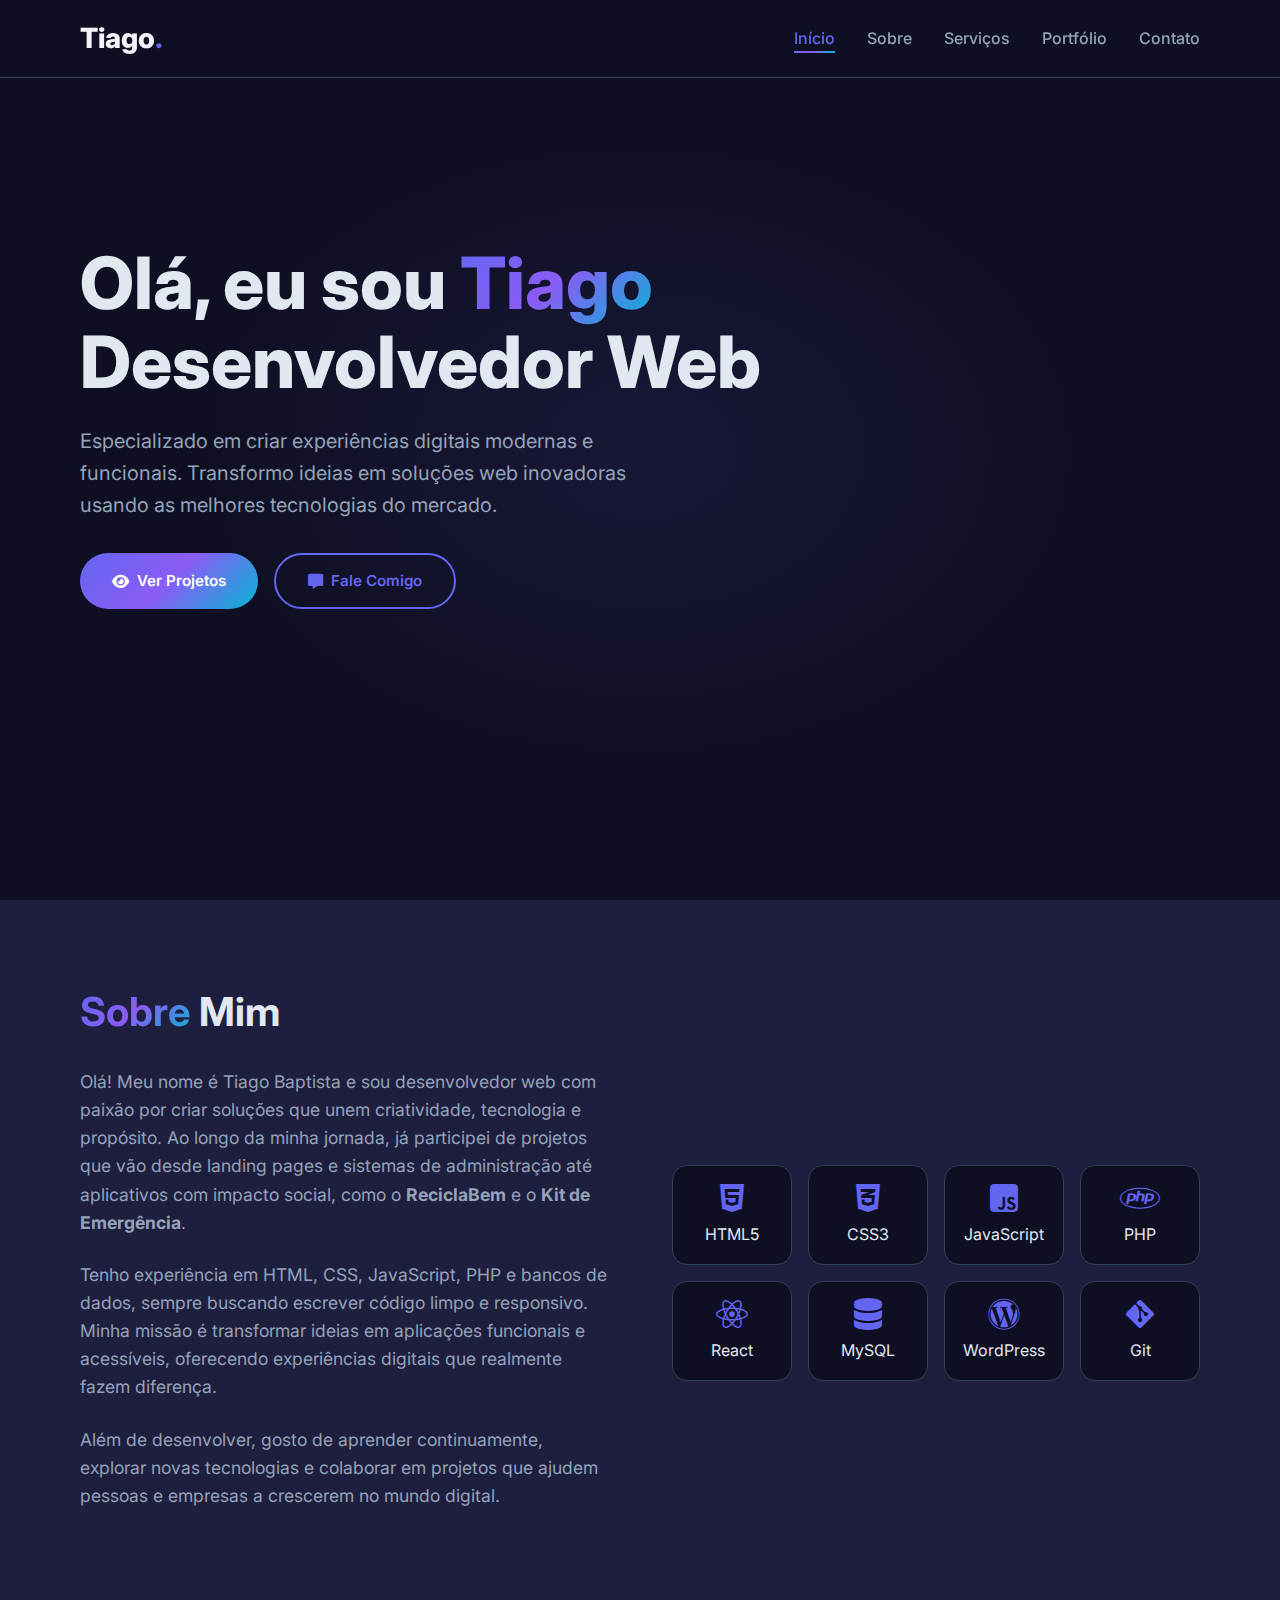
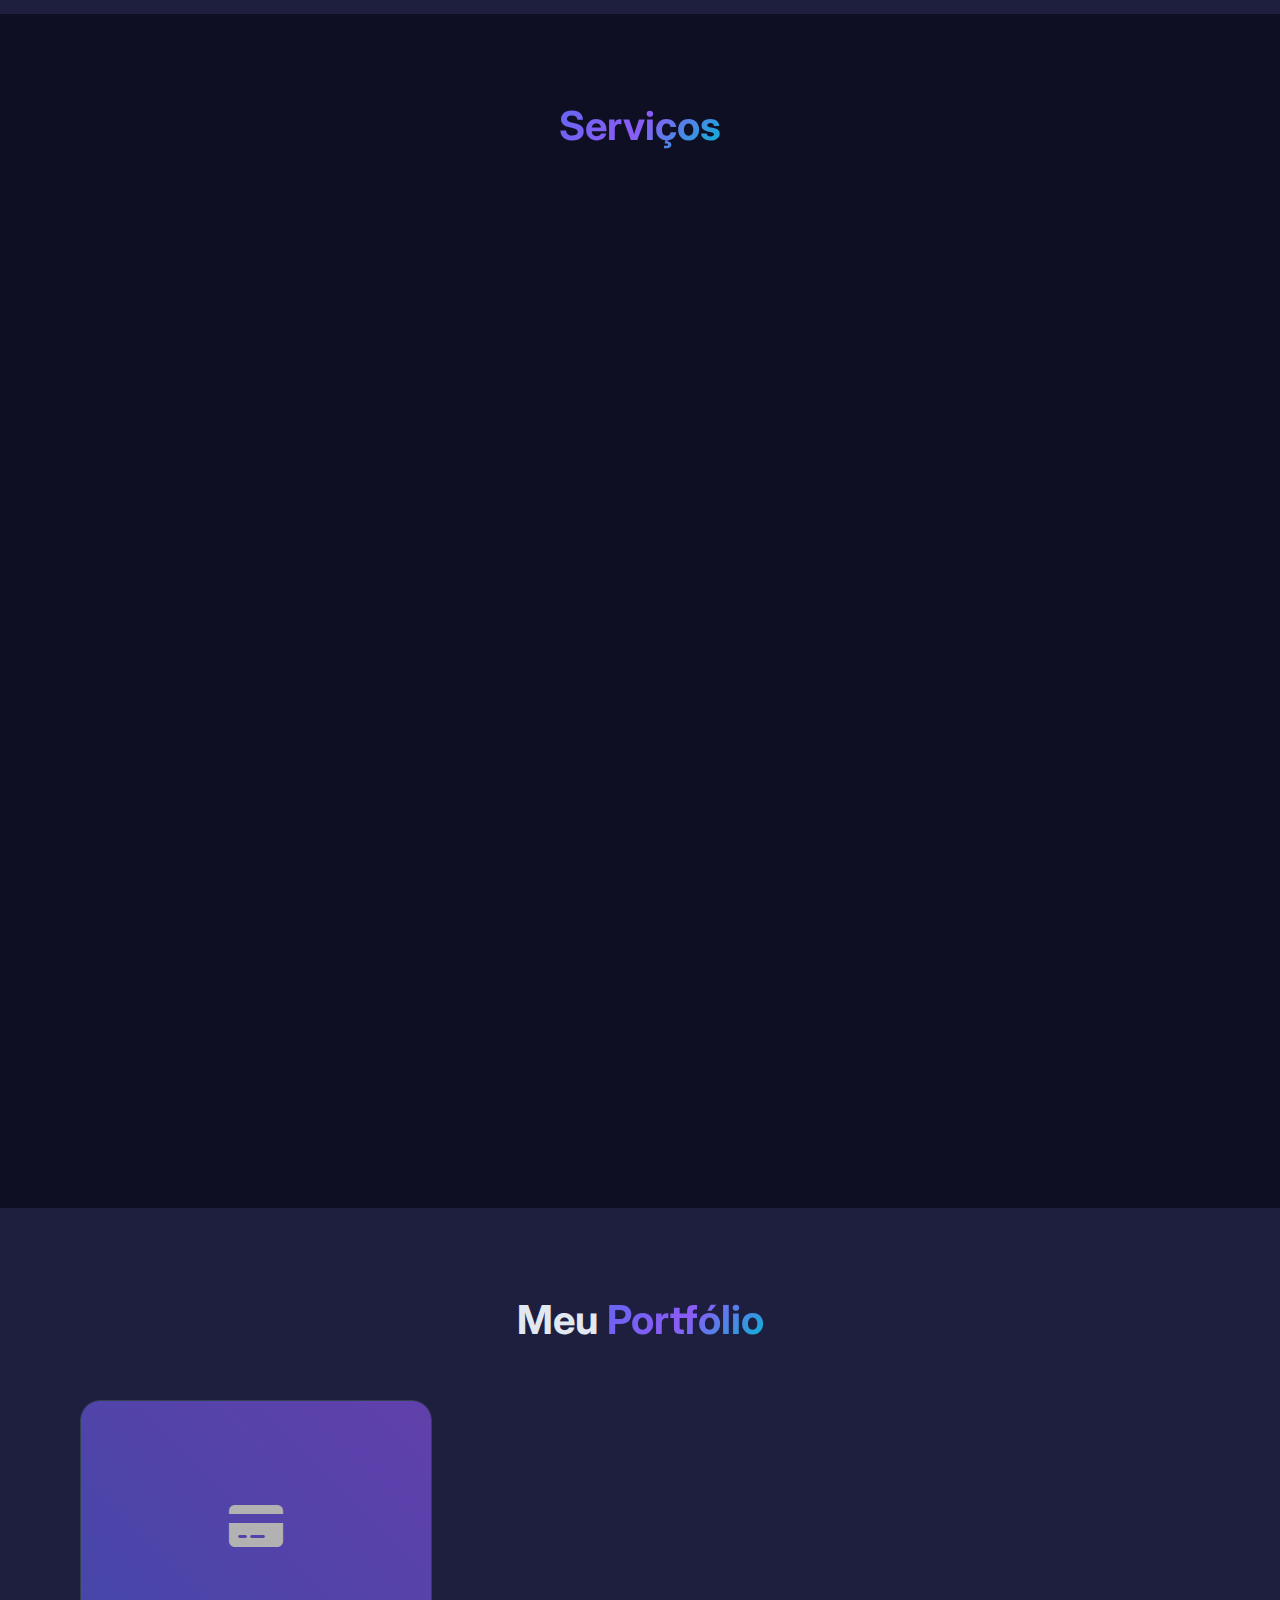
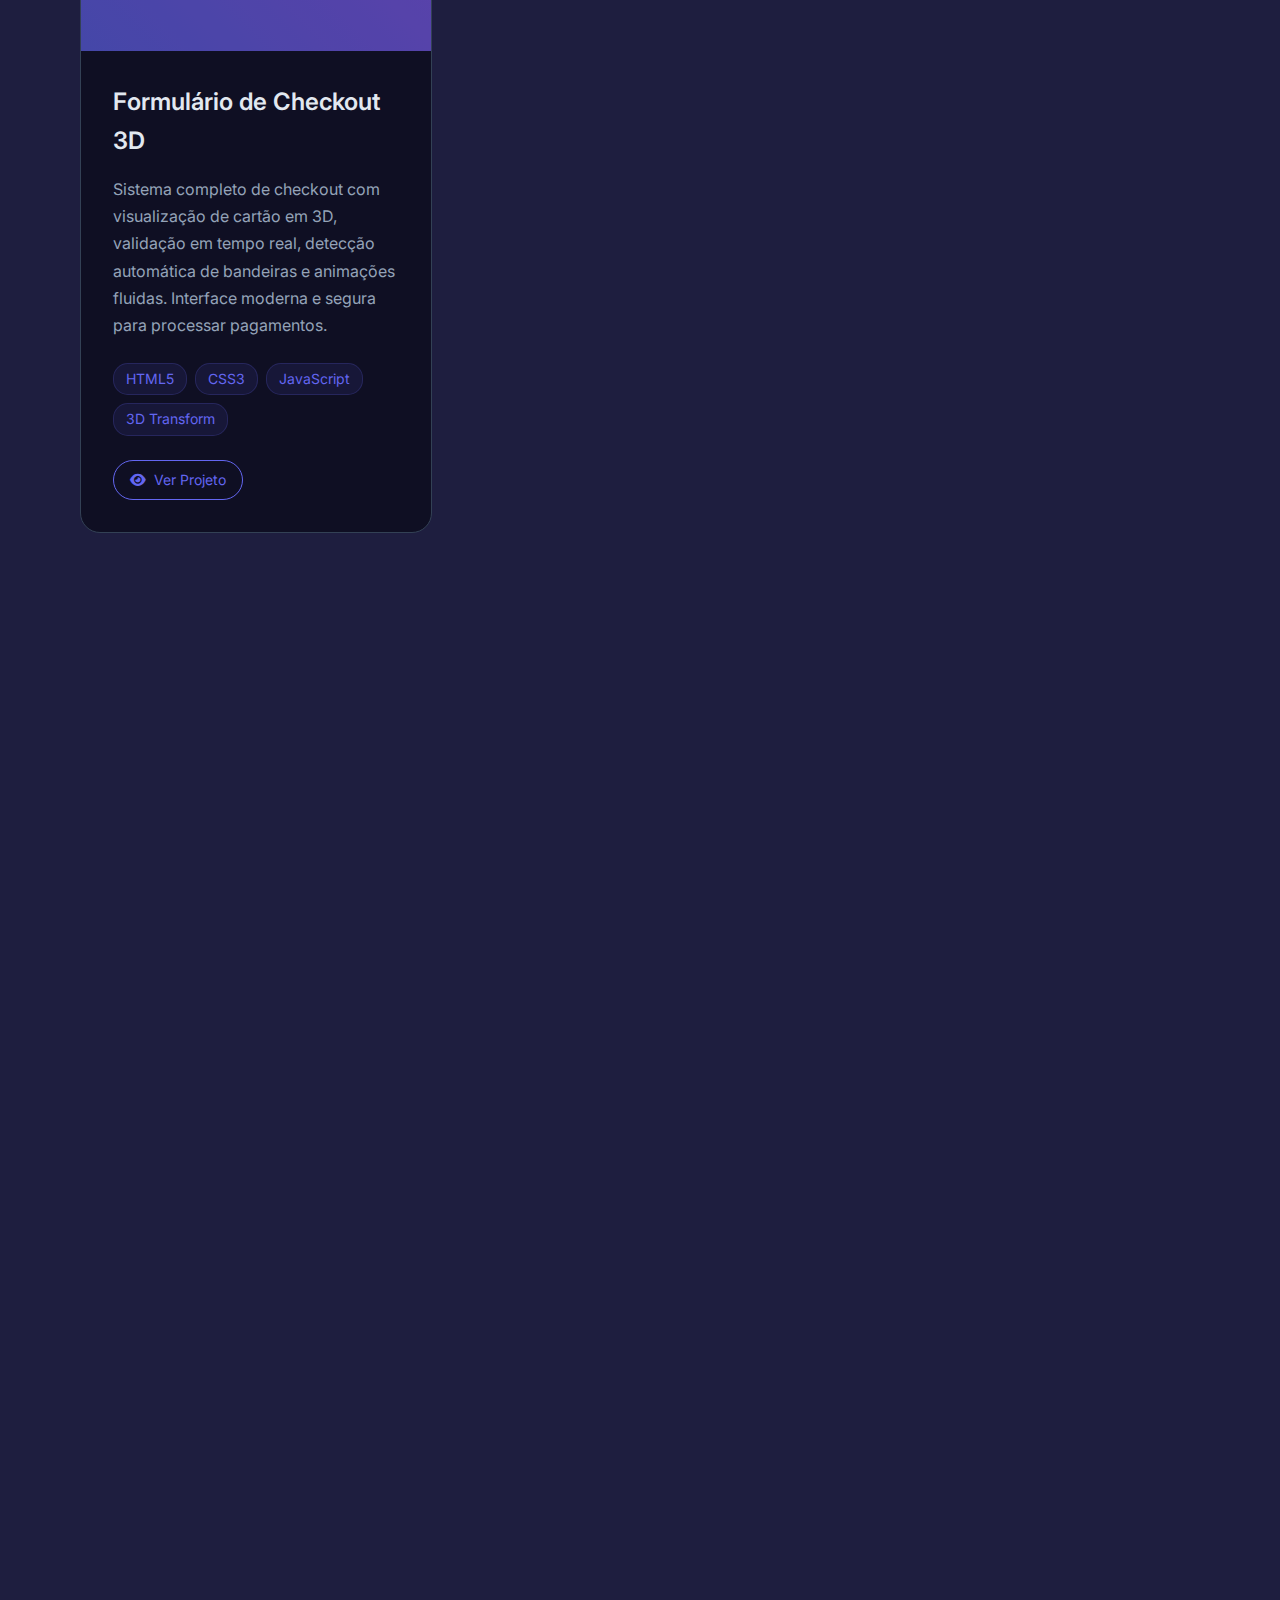
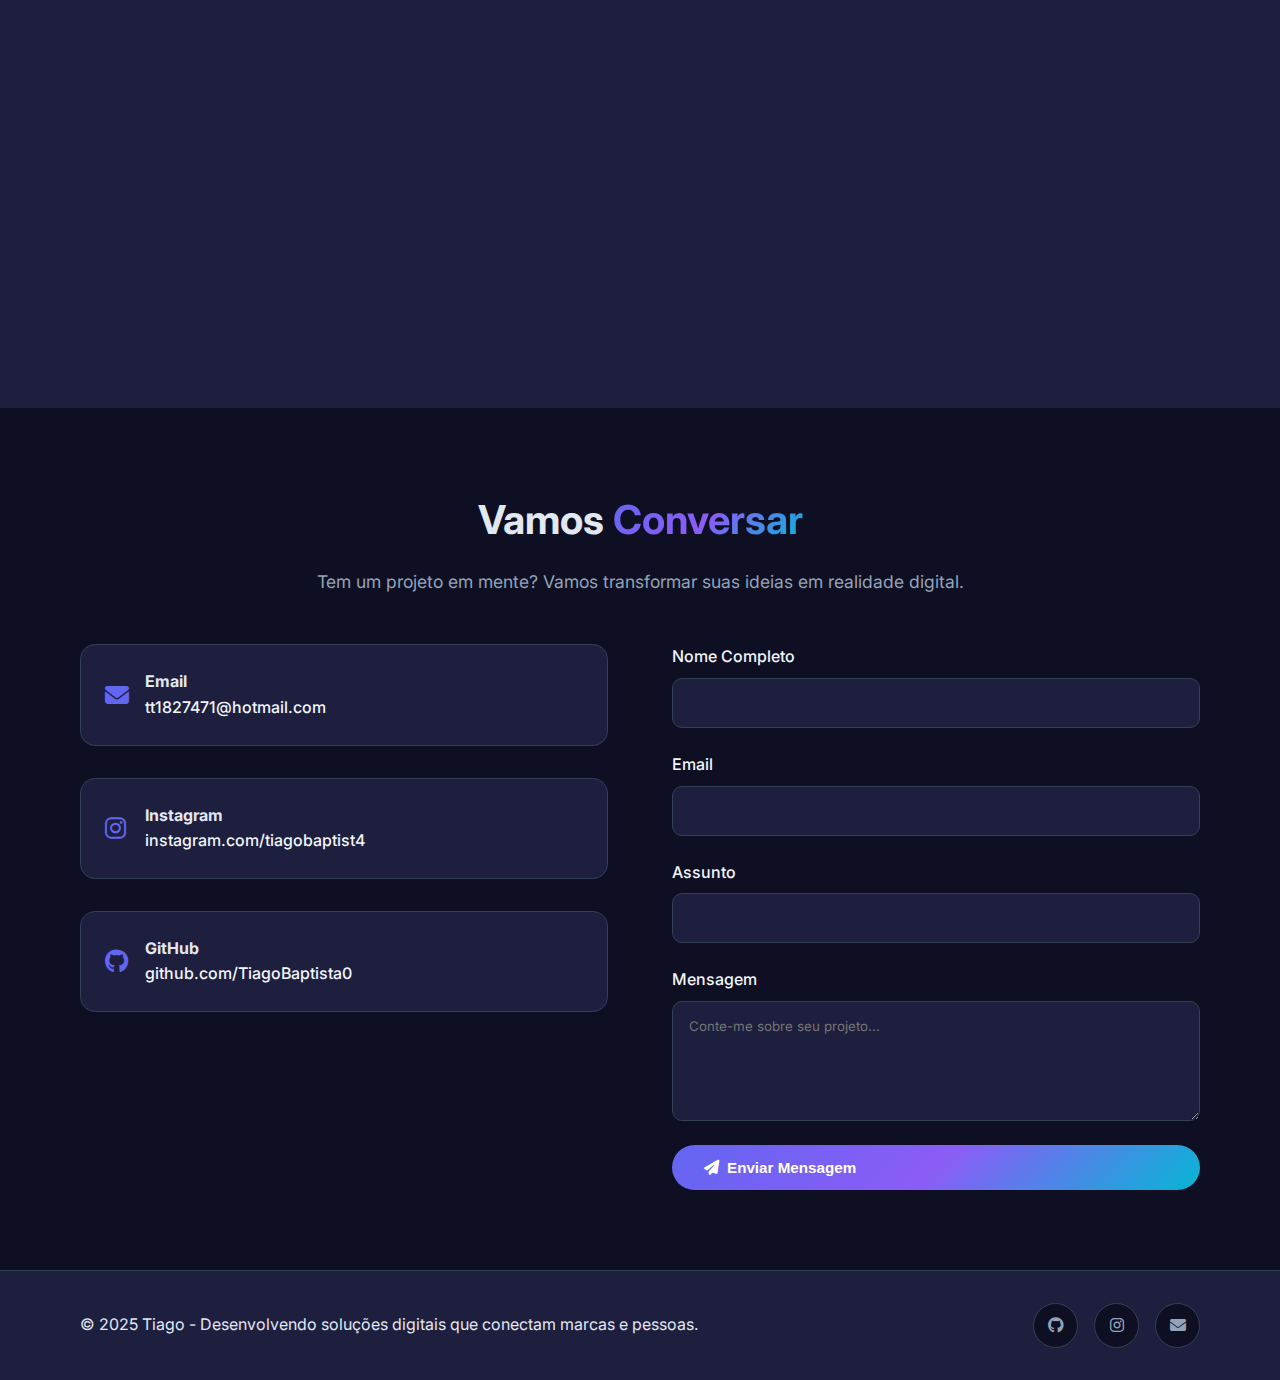
<file: index.html>
<!DOCTYPE html>
<html lang="pt-BR">

<head>
    <meta charset="UTF-8">
    <meta name="viewport" content="width=device-width, initial-scale=1.0">
    <meta name="description"
        content="Portfólio de Tiago - Desenvolvedor Web especializado em HTML, CSS, JavaScript e PHP. Criação de sites profissionais, landing pages e sistemas sob medida.">
    <title>Portfólio | Tiago - Desenvolvedor Web</title>
    <link rel="icon" type="image/x-icon" href="assets/favicon.ico">
    <link href="https://cdnjs.cloudflare.com/ajax/libs/font-awesome/6.4.0/css/all.min.css" rel="stylesheet">
    <link href="https://fonts.googleapis.com/css2?family=Inter:wght@300;400;500;600;700;800&display=swap"
        rel="stylesheet">
    <link rel="stylesheet" href="assets/styles.css">
</head>

<body>
    <header id="header">
        <div class="container">
            <nav>
                <div class="logo">Tiago<span>.</span></div>
                <ul class="nav-links" id="navLinks">
                    <li><a href="#hero" class="nav-link active">Início</a></li>
                    <li><a href="#about" class="nav-link">Sobre</a></li>
                    <li><a href="#services" class="nav-link">Serviços</a></li>
                    <li><a href="#portfolio" class="nav-link">Portfólio</a></li>
                    <li><a href="#contact" class="nav-link">Contato</a></li>
                </ul>
                <button class="mobile-menu" id="mobileMenu">
                    <i class="fas fa-bars"></i>
                </button>
            </nav>
        </div>
    </header>

    <section id="hero" class="hero">
        <div class="container">
            <div class="hero-content fade-in-up">
                <h1 class="hero-title">
                    Olá, eu sou <span class="text-gradient">Tiago</span><br>
                    Desenvolvedor Web
                </h1>
                <p class="hero-subtitle">
                    Especializado em criar experiências digitais modernas e funcionais.
                    Transformo ideias em soluções web inovadoras usando as melhores tecnologias do mercado.
                </p>
                <div class="hero-cta">
                    <a href="#portfolio" class="btn">
                        <i class="fas fa-eye"></i>
                        Ver Projetos
                    </a>
                    <a href="#contact" class="btn btn-outline">
                        <i class="fas fa-message"></i>
                        Fale Comigo
                    </a>
                </div>
            </div>
        </div>
    </section>

    <section id="about" class="about section-padding">
        <div class="container">
            <div class="about-content">
                <div class="about-text">
                    <h2><span class="text-gradient">Sobre</span> Mim</h2>
                    <p>
                        Olá! Meu nome é Tiago Baptista e sou desenvolvedor web com paixão por criar soluções que unem
                        criatividade, tecnologia e propósito. Ao longo da minha jornada, já participei de projetos que
                        vão desde landing pages e sistemas de administração até aplicativos com impacto social, como o
                        <strong>ReciclaBem</strong> e o <strong>Kit de Emergência</strong>.
                    </p>
                    <p>
                        Tenho experiência em HTML, CSS, JavaScript, PHP e bancos de dados, sempre buscando escrever
                        código limpo e responsivo. Minha missão é transformar ideias em aplicações funcionais e
                        acessíveis,
                        oferecendo experiências digitais que realmente fazem diferença.
                    </p>
                    <p>
                        Além de desenvolver, gosto de aprender continuamente, explorar novas tecnologias e colaborar em
                        projetos que ajudem pessoas e empresas a crescerem no mundo digital.
                    </p>
                </div>
                <div class="skills">
                    <div class="skill">
                        <i class="fab fa-html5"></i>
                        <div>HTML5</div>
                    </div>
                    <div class="skill">
                        <i class="fab fa-css3-alt"></i>
                        <div>CSS3</div>
                    </div>
                    <div class="skill">
                        <i class="fab fa-js-square"></i>
                        <div>JavaScript</div>
                    </div>
                    <div class="skill">
                        <i class="fab fa-php"></i>
                        <div>PHP</div>
                    </div>
                    <div class="skill">
                        <i class="fab fa-react"></i>
                        <div>React</div>
                    </div>
                    <div class="skill">
                        <i class="fas fa-database"></i>
                        <div>MySQL</div>
                    </div>
                    <div class="skill">
                        <i class="fab fa-wordpress"></i>
                        <div>WordPress</div>
                    </div>
                    <div class="skill">
                        <i class="fab fa-git-alt"></i>
                        <div>Git</div>
                    </div>
                </div>
            </div>
        </div>
    </section>

    <section id="services" class="services section-padding">
        <div class="container">
            <h2><span class="text-gradient">Serviços</span></h2>
            <div class="services-grid">

                <!-- Sites Institucionais -->
                <div class="service-card">
                    <div class="service-icon">
                        <i class="fas fa-globe"></i>
                    </div>
                    <div class="service-content">
                        <h3>Sites Institucionais</h3>
                        <p class="service-description">Sites profissionais para apresentar sua empresa, missão e
                            serviços com credibilidade e confiança.</p>

                        <div class="service-details">
                            <div class="service-ideal">
                                <span class="detail-label">Ideal para:</span>
                                <span class="detail-text">Empresas, clínicas, igrejas, ONGs</span>
                            </div>
                            <div class="service-examples">
                                <span class="detail-label">Exemplos:</span>
                                <span class="detail-text">Site de consultório médico, portfólio de escritório
                                    contábil</span>
                            </div>
                        </div>
                    </div>
                </div>

                <!-- Landing Pages -->
                <div class="service-card">
                    <div class="service-icon">
                        <i class="fas fa-rocket"></i>
                    </div>
                    <div class="service-content">
                        <h3>Landing Pages</h3>
                        <p class="service-description">Páginas focadas em conversão para captar leads, vender produtos
                            ou promover campanhas específicas.</p>

                        <div class="service-details">
                            <div class="service-ideal">
                                <span class="detail-label">Ideal para:</span>
                                <span class="detail-text">Campanhas de marketing, lançamentos, eventos</span>
                            </div>
                            <div class="service-examples">
                                <span class="detail-label">Exemplos:</span>
                                <span class="detail-text">Página de inscrição em curso, formulário de captura de
                                    leads</span>
                            </div>
                        </div>
                    </div>
                </div>

                <!-- Sistemas Web -->
                <div class="service-card">
                    <div class="service-icon">
                        <i class="fas fa-code"></i>
                    </div>
                    <div class="service-content">
                        <h3>Sistemas Web</h3>
                        <p class="service-description">Soluções personalizadas para automatizar processos internos e
                            centralizar informações do seu negócio.</p>

                        <div class="service-details">
                            <div class="service-ideal">
                                <span class="detail-label">Ideal para:</span>
                                <span class="detail-text">Pequenas empresas, startups, lojistas</span>
                            </div>
                            <div class="service-examples">
                                <span class="detail-label">Exemplos:</span>
                                <span class="detail-text">Sistema de estoque, agendamento, controle de chamados</span>
                            </div>
                        </div>
                    </div>
                </div>

                <!-- Design Responsivo -->
                <div class="service-card">
                    <div class="service-icon">
                        <i class="fas fa-mobile-alt"></i>
                    </div>
                    <div class="service-content">
                        <h3>Design Responsivo</h3>
                        <p class="service-description">Interfaces que se adaptam perfeitamente a qualquer dispositivo,
                            garantindo excelente experiência ao usuário.</p>

                        <div class="service-details">
                            <div class="service-ideal">
                                <span class="detail-label">Ideal para:</span>
                                <span class="detail-text">Lojas virtuais, blogs, portfólios</span>
                            </div>
                            <div class="service-examples">
                                <span class="detail-label">Exemplos:</span>
                                <span class="detail-text">Otimização mobile, checkout responsivo, layouts
                                    adaptativos</span>
                            </div>
                        </div>
                    </div>
                </div>

                <!-- Otimização SEO -->
                <div class="service-card">
                    <div class="service-icon">
                        <i class="fas fa-search"></i>
                    </div>
                    <div class="service-content">
                        <h3>Otimização SEO</h3>
                        <p class="service-description">Melhore sua visibilidade no Google com ajustes técnicos e
                            estratégias de conteúdo orientadas a resultados.</p>

                        <div class="service-details">
                            <div class="service-ideal">
                                <span class="detail-label">Ideal para:</span>
                                <span class="detail-text">Negócios locais, e-commerce, prestadores de serviços</span>
                            </div>
                            <div class="service-examples">
                                <span class="detail-label">Exemplos:</span>
                                <span class="detail-text">SEO local, estruturação de blog, auditoria técnica</span>
                            </div>
                        </div>
                    </div>
                </div>

                <!-- Manutenção & Suporte -->
                <div class="service-card">
                    <div class="service-icon">
                        <i class="fas fa-tools"></i>
                    </div>
                    <div class="service-content">
                        <h3>Manutenção & Suporte</h3>
                        <p class="service-description">Serviço contínuo para garantir segurança, backups automáticos e
                            disponibilidade total do seu site.</p>

                        <div class="service-details">
                            <div class="service-ideal">
                                <span class="detail-label">Ideal para:</span>
                                <span class="detail-text">Lojas online, sites com alto tráfego</span>
                            </div>
                            <div class="service-examples">
                                <span class="detail-label">Exemplos:</span>
                                <span class="detail-text">Atualizações mensais, monitoramento 24/7, backup
                                    automático</span>
                            </div>
                        </div>
                    </div>
                </div>
            </div>
        </div>
    </section>


    <section id="portfolio" class="portfolio section-padding">
        <div class="container">
            <h2>Meu <span class="text-gradient">Portfólio</span></h2>
            <div class="portfolio-grid">

                <div class="portfolio-card visible">
                    <div class="portfolio-image">
                        <i class="fas fa-credit-card"></i>
                    </div>
                    <div class="portfolio-content">
                        <h3>Formulário de Checkout 3D</h3>
                        <p>Sistema completo de checkout com visualização de cartão em 3D, validação em tempo real,
                            detecção automática de bandeiras e animações fluidas. Interface moderna e segura para
                            processar pagamentos.</p>
                        <div class="portfolio-tags">
                            <span class="tag">HTML5</span>
                            <span class="tag">CSS3</span>
                            <span class="tag">JavaScript</span>
                            <span class="tag">3D Transform</span>
                        </div>
                        <div class="portfolio-links">
                            <a href="projects/3d-credit-card-form/credit_card_project_page.html" target="_blank"
                                class="portfolio-link">
                                <i class="fas fa-eye"></i> Ver Projeto
                            </a>
                        </div>
                    </div>
                </div>

                <div class="portfolio-card">
                    <div class="portfolio-image">
                        <i class="fas fa-birthday-cake"></i>
                    </div>
                    <div class="portfolio-content">
                        <h3>Doces Sonhos</h3>
                        <p>Site institucional elegante para uma confeitaria artesanal. O projeto foca em uma identidade
                            visual charmosa, com efeitos de parallax e animações de scroll para apresentar os produtos
                            de forma atrativa.</p>
                        <div class="portfolio-tags">
                            <span class="tag">HTML5</span>
                            <span class="tag">TailwindCSS</span>
                            <span class="tag">JavaScript</span>
                            <span class="tag">AOS</span>
                        </div>
                        <div class="portfolio-links">
                            <a href="projects/cake_company_website/cake_company_project_page.html" target="_blank"
                                class="portfolio-link">
                                <i class="fas fa-eye"></i> Ver Projeto
                            </a>
                        </div>
                    </div>
                </div>

                <div class="portfolio-card">
                    <div class="portfolio-image">
                        <i class="fas fa-recycle"></i>
                    </div>
                    <div class="portfolio-content">
                        <h3>EcoTech - Descarte Inteligente</h3>
                        <p>Plataforma web para o descarte de lixo eletrônico, com planos para pessoas e empresas, e
                            integração com a API do Mercado Pago para assinaturas via PIX.</p>
                        <div class="portfolio-tags">
                            <span class="tag">PHP</span>
                            <span class="tag">MySQL</span>
                            <span class="tag">Mercado Pago API</span>
                        </div>
                        <div class="portfolio-links">
                            <a href="projects/ecotech/ecotech.html" class="portfolio-link">
                                <i class="fas fa-eye"></i> Ver Detalhes
                            </a>
                        </div>
                    </div>
                </div>

                <div class="portfolio-card">
                    <div class="portfolio-image">
                        <i class="fas fa-headset"></i>
                    </div>
                    <div class="portfolio-content">
                        <h3>Voz de um Amigo</h3>
                        <p>Plataforma web com login via Google, recuperação de senha por e-mail, hub de conteúdo
                            protegido e integração com Mercado Pago API para pagamentos.</p>
                        <div class="portfolio-tags">
                            <span class="tag">PHP</span>
                            <span class="tag">MySQL</span>
                            <span class="tag">OAuth Google</span>
                        </div>
                        <div class="portfolio-links">
                            <a href="projects/voz-de-um-amigo/voz-de-um-amigo.html" class="portfolio-link">
                                <i class="fas fa-eye"></i> Ver Detalhes
                            </a>
                        </div>
                    </div>
                </div>

                <div class="portfolio-card">
                    <div class="portfolio-image">
                        <i class="fas fa-robot"></i>
                    </div>
                    <div class="portfolio-content">
                        <h3>Cognito Assistant</h3>
                        <p>Assistente de IA para Trello que usa a API do Google Gemini para criar projetos completos,
                            gerando tarefas, prazos e prioridades com um simples comando.</p>
                        <div class="portfolio-tags">
                            <span class="tag">Python</span>
                            <span class="tag">Streamlit</span>
                            <span class="tag">Gemini API</span>
                        </div>
                        <div class="portfolio-links">
                            <a href="projects/cognito/cognito.html" class="portfolio-link">
                                <i class="fas fa-eye"></i> Ver Detalhes
                            </a>
                        </div>
                    </div>
                </div>

                <div class="portfolio-card">
                    <div class="portfolio-image">
                        <i class="fas fa-briefcase-medical"></i>
                    </div>
                    <div class="portfolio-content">
                        <h3>Gestor de Kit de Emergência</h3>
                        <p>Aplicação desktop para gerenciar kits de emergência, com controle de inventário, alertas de
                            validade e um planejador inteligente de compras.</p>
                        <div class="portfolio-tags">
                            <span class="tag">Python</span>
                            <span class="tag">CustomTkinter</span>
                            <span class="tag">SQLite</span>
                        </div>
                        <div class="portfolio-links">
                            <a href="projects/emergency-kit-dark/emergency-kit-dark.html" class="portfolio-link">
                                <i class="fas fa-eye"></i> Ver Detalhes
                            </a>
                        </div>
                    </div>
                </div>

                <div class="portfolio-card">
                    <div class="portfolio-image">
                        <i class="fas fa-file-contract"></i>
                    </div>
                    <div class="portfolio-content">
                        <h3>Sistema de Relatório Funerário</h3>
                        <p>Aplicação web de página única para a geração de relatórios funerários. Inclui formulário com
                            validação e formatação de dados em tempo real, gerando um documento pronto para impressão.
                        </p>
                        <div class="portfolio-tags">
                            <span class="tag">HTML5</span>
                            <span class="tag">CSS3</span>
                            <span class="tag">JavaScript</span>
                        </div>
                        <div class="portfolio-links">
                            <a href="projects/funeral-form-complete/funeral-form-complete.html" target="_blank"
                                class="portfolio-link">
                                <i class="fas fa-eye"></i> Ver Projeto
                            </a>
                        </div>
                    </div>
                </div>

            </div>
        </div>
    </section>

    <section id="contact" class="contact section-padding">
        <div class="container">
            <h2>Vamos <span class="text-gradient">Conversar</span></h2>
            <p class="contact-subtitle">
                Tem um projeto em mente? Vamos transformar suas ideias em realidade digital.
            </p>

            <div class="contact-content">
                <div class="contact-info">
                    <div class="contact-item">
                        <i class="fas fa-envelope"></i>
                        <div>
                            <strong>Email</strong><br>
                            <a href="mailto:tt1827471@hotmail.com">tt1827471@hotmail.com</a>
                        </div>
                    </div>

                    <div class="contact-item">
                        <i class="fab fa-instagram"></i>
                        <div>
                            <strong>Instagram</strong><br>
                            <a href="https://www.instagram.com/tiagobaptist4/"
                                target="_blank">instagram.com/tiagobaptist4</a>
                        </div>
                    </div>

                    <div class="contact-item">
                        <i class="fab fa-github"></i>
                        <div>
                            <strong>GitHub</strong><br>
                            <a href="https://github.com/TiagoBaptista0" target="_blank">github.com/TiagoBaptista0</a>
                        </div>
                    </div>
                </div>

                <form class="contact-form" id="contactForm">
                    <div class="form-group">
                        <label for="name">Nome Completo</label>
                        <input type="text" id="name" name="name" required>
                    </div>

                    <div class="form-group">
                        <label for="email">Email</label>
                        <input type="email" id="email" name="email" required>
                    </div>

                    <div class="form-group">
                        <label for="subject">Assunto</label>
                        <input type="text" id="subject" name="subject" required>
                    </div>

                    <div class="form-group">
                        <label for="message">Mensagem</label>
                        <textarea id="message" name="message" placeholder="Conte-me sobre seu projeto..."
                            required></textarea>
                    </div>

                    <button type="submit" class="btn">
                        <i class="fas fa-paper-plane"></i>
                        Enviar Mensagem
                    </button>
                </form>
            </div>
        </div>
    </section>

    <footer>
        <div class="container">
            <div class="footer-content">
                <p>&copy; 2025 Tiago - Desenvolvendo soluções digitais que conectam marcas e pessoas.</p>
                <div class="social-links">
                    <a href="https://github.com/TiagoBaptista0" class="social-link" target="_blank" aria-label="GitHub">
                        <i class="fab fa-github"></i>
                    </a>
                    <a href="https://www.instagram.com/tiagobaptist4/" class="social-link" target="_blank"
                        aria-label="Instagram">
                        <i class="fab fa-instagram"></i>
                    </a>
                    <a href="mailto:tt1827471@hotmail.com" class="social-link" aria-label="Email">
                        <i class="fas fa-envelope"></i>
                    </a>
                </div>
            </div>
        </div>
    </footer>

    <button id="scrollToTop" class="scroll-to-top" style="display: none;">
        <i class="fas fa-arrow-up"></i>
    </button>

    <script src="assets/scripts.js"></script>
</body>

</html>
</file>
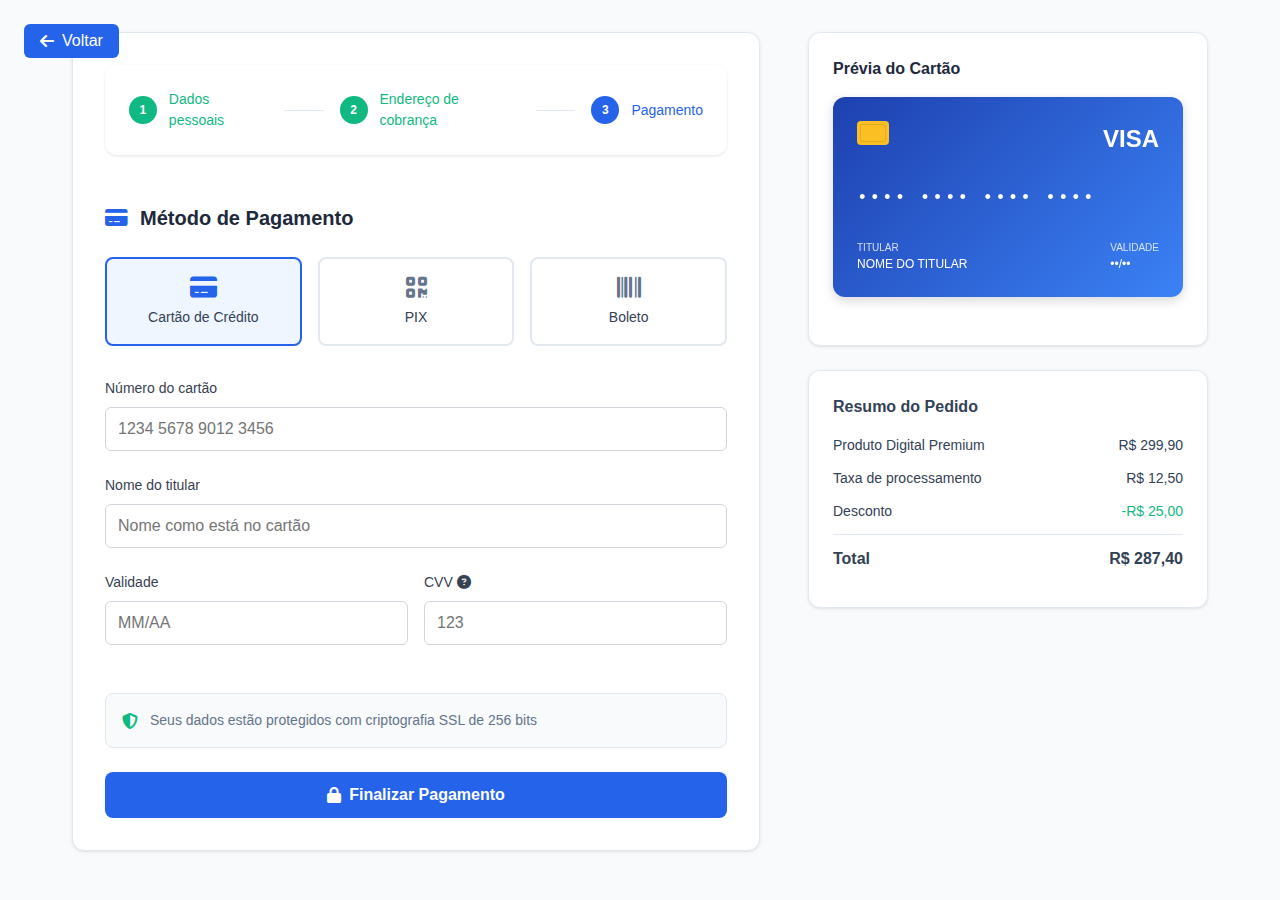
<file: projects/3d-credit-card-form/3d_credit_card_form.html>
<!DOCTYPE html>
<html lang="pt-BR">
<head>
    <meta charset="UTF-8">
    <meta name="viewport" content="width=device-width, initial-scale=1.0">
    <title>Checkout - Pagamento Seguro</title>
    <link rel="icon" type="image/x-icon" href="../../assets/favicon.ico">
    <link href="https://cdnjs.cloudflare.com/ajax/libs/font-awesome/6.4.0/css/all.min.css" rel="stylesheet">
    <style>
        * {
            margin: 0;
            padding: 0;
            box-sizing: border-box;
        }

        body {
            font-family: -apple-system, BlinkMacSystemFont, 'Segoe UI', Roboto, 'Helvetica Neue', Arial, sans-serif;
            background: #f8fafc;
            color: #334155;
            line-height: 1.5;
            -webkit-font-smoothing: antialiased;
        }

        .container {
            max-width: 1200px;
            margin: 0 auto;
            padding: 2rem;
            display: grid;
            grid-template-columns: 1fr 400px;
            gap: 3rem;
            min-height: 100vh;
            align-items: start;
        }

        /* Progress Steps */
        .progress-steps {
            display: flex;
            align-items: center;
            margin-bottom: 3rem;
            background: white;
            padding: 1.5rem;
            border-radius: 12px;
            box-shadow: 0 1px 3px rgba(0, 0, 0, 0.1);
        }

        .step {
            display: flex;
            align-items: center;
            color: #94a3b8;
            font-size: 0.875rem;
            font-weight: 500;
        }

        .step.active {
            color: #2563eb;
        }

        .step.completed {
            color: #10b981;
        }

        .step-number {
            width: 28px;
            height: 28px;
            border-radius: 50%;
            background: #e2e8f0;
            color: #64748b;
            display: flex;
            align-items: center;
            justify-content: center;
            font-size: 0.75rem;
            font-weight: 600;
            margin-right: 0.75rem;
        }

        .step.active .step-number {
            background: #2563eb;
            color: white;
        }

        .step.completed .step-number {
            background: #10b981;
            color: white;
        }

        .step:not(:last-child)::after {
            content: '';
            width: 40px;
            height: 1px;
            background: #e2e8f0;
            margin: 0 1rem;
        }

        /* Main Content */
        .main-content {
            background: white;
            border-radius: 12px;
            padding: 2rem;
            box-shadow: 0 1px 3px rgba(0, 0, 0, 0.1);
            border: 1px solid #e2e8f0;
        }

        .section-title {
            font-size: 1.25rem;
            font-weight: 600;
            color: #1e293b;
            margin-bottom: 1.5rem;
            display: flex;
            align-items: center;
        }

        .section-title i {
            margin-right: 0.75rem;
            color: #2563eb;
        }

        /* Payment Methods */
        .payment-methods {
            display: flex;
            gap: 1rem;
            margin-bottom: 2rem;
        }

        .payment-method {
            flex: 1;
            border: 2px solid #e2e8f0;
            border-radius: 8px;
            padding: 1rem;
            cursor: pointer;
            transition: all 0.2s ease;
            background: white;
            display: flex;
            align-items: center;
            justify-content: center;
            flex-direction: column;
            gap: 0.5rem;
        }

        .payment-method:hover {
            border-color: #cbd5e1;
        }

        .payment-method.active {
            border-color: #2563eb;
            background: #eff6ff;
        }

        .payment-method i {
            font-size: 1.5rem;
            color: #64748b;
        }

        .payment-method.active i {
            color: #2563eb;
        }

        .payment-method span {
            font-size: 0.875rem;
            font-weight: 500;
        }

        /* Form Styles */
        .form-group {
            margin-bottom: 1.5rem;
        }

        .form-row {
            display: grid;
            grid-template-columns: 1fr 1fr;
            gap: 1rem;
        }

        .form-group label {
            display: block;
            font-size: 0.875rem;
            font-weight: 500;
            color: #374151;
            margin-bottom: 0.5rem;
        }

        .form-group input {
            width: 100%;
            padding: 0.75rem;
            border: 1px solid #d1d5db;
            border-radius: 6px;
            font-size: 1rem;
            transition: all 0.2s ease;
            background: white;
        }

        .form-group input:focus {
            outline: none;
            border-color: #2563eb;
            box-shadow: 0 0 0 3px rgba(37, 99, 235, 0.1);
        }

        .form-group.error input {
            border-color: #ef4444;
            background: #fef2f2;
        }

        .form-group.success input {
            border-color: #10b981;
        }

        .error-message {
            color: #ef4444;
            font-size: 0.75rem;
            margin-top: 0.25rem;
            display: none;
        }

        .form-group.error .error-message {
            display: block;
        }

        /* Security Features */
        .security-info {
            background: #f8fafc;
            border: 1px solid #e2e8f0;
            border-radius: 8px;
            padding: 1rem;
            margin: 1.5rem 0;
            display: flex;
            align-items: center;
            gap: 0.75rem;
        }

        .security-info i {
            color: #10b981;
        }

        .security-info span {
            font-size: 0.875rem;
            color: #64748b;
        }

        /* Card Preview Sidebar */
        .sidebar {
            position: sticky;
            top: 2rem;
        }

        .card-preview {
            background: white;
            border-radius: 12px;
            padding: 1.5rem;
            box-shadow: 0 1px 3px rgba(0, 0, 0, 0.1);
            border: 1px solid #e2e8f0;
            margin-bottom: 1.5rem;
        }

        .card-preview h3 {
            font-size: 1rem;
            font-weight: 600;
            color: #1e293b;
            margin-bottom: 1rem;
        }

        /* 3D Card */
        .card-container {
            perspective: 1000px;
            margin-bottom: 1.5rem;
        }

        .card-3d {
            width: 100%;
            height: 200px;
            position: relative;
            transform-style: preserve-3d;
            transition: transform 0.6s ease;
        }

        .card-3d.flipped {
            transform: rotateY(180deg);
        }

        .card-face {
            position: absolute;
            width: 100%;
            height: 100%;
            backface-visibility: hidden;
            border-radius: 12px;
            padding: 1.5rem;
            display: flex;
            flex-direction: column;
            justify-content: space-between;
            box-shadow: 0 4px 12px rgba(0, 0, 0, 0.15);
        }

        .card-front {
            background: linear-gradient(135deg, #1e40af 0%, #3b82f6 100%);
            color: white;
        }

        .card-back {
            background: linear-gradient(135deg, #3b82f6 0%, #1e40af 100%);
            color: white;
            transform: rotateY(180deg);
        }

        .card-header {
            display: flex;
            justify-content: space-between;
            align-items: flex-start;
        }

        .card-chip {
            width: 32px;
            height: 24px;
            background: #fbbf24;
            border-radius: 4px;
            position: relative;
        }

        .card-chip::before {
            content: '';
            position: absolute;
            top: 3px;
            left: 3px;
            right: 3px;
            bottom: 3px;
            border: 1px solid rgba(0, 0, 0, 0.1);
            border-radius: 2px;
        }

        .card-brand {
            font-size: 1.5rem;
            font-weight: bold;
        }

        .card-number {
            font-family: 'Courier New', monospace;
            font-size: 1.1rem;
            letter-spacing: 2px;
            margin: 1rem 0;
        }

        .card-info {
            display: flex;
            justify-content: space-between;
            align-items: flex-end;
        }

        .card-holder, .card-expiry {
            font-size: 0.75rem;
        }

        .card-label {
            font-size: 0.625rem;
            opacity: 0.8;
            text-transform: uppercase;
        }

        /* Card Back */
        .magnetic-strip {
            width: 100%;
            height: 35px;
            background: linear-gradient(90deg, #374151, #111827, #374151);
            margin: 1rem 0;
        }

        .cvv-section {
            display: flex;
            justify-content: flex-end;
            align-items: center;
            gap: 0.5rem;
        }

        .cvv-strip {
            background: white;
            color: black;
            padding: 0.25rem 0.5rem;
            border-radius: 4px;
            font-family: 'Courier New', monospace;
            font-size: 0.875rem;
            min-width: 50px;
            text-align: center;
        }

        /* Order Summary */
        .order-summary {
            background: white;
            border-radius: 12px;
            padding: 1.5rem;
            box-shadow: 0 1px 3px rgba(0, 0, 0, 0.1);
            border: 1px solid #e2e8f0;
        }

        .summary-row {
            display: flex;
            justify-content: space-between;
            margin-bottom: 0.75rem;
            font-size: 0.875rem;
        }

        .summary-row.total {
            border-top: 1px solid #e2e8f0;
            padding-top: 0.75rem;
            font-weight: 600;
            font-size: 1rem;
        }

        /* Submit Button */
        .submit-button {
            width: 100%;
            background: #2563eb;
            color: white;
            border: none;
            border-radius: 8px;
            padding: 0.875rem 1.5rem;
            font-size: 1rem;
            font-weight: 600;
            cursor: pointer;
            transition: all 0.2s ease;
            display: flex;
            align-items: center;
            justify-content: center;
            gap: 0.5rem;
        }

        .submit-button:hover:not(:disabled) {
            background: #1d4ed8;
            transform: translateY(-1px);
            box-shadow: 0 4px 12px rgba(37, 99, 235, 0.4);
        }

        .submit-button:disabled {
            background: #94a3b8;
            cursor: not-allowed;
            transform: none;
            box-shadow: none;
        }

        .submit-button.loading {
            background: #94a3b8;
        }

        .spinner {
            width: 16px;
            height: 16px;
            border: 2px solid transparent;
            border-top: 2px solid white;
            border-radius: 50%;
            animation: spin 1s linear infinite;
        }

        @keyframes spin {
            to { transform: rotate(360deg); }
        }

        /* Responsive Design */
        @media (max-width: 768px) {
            .container {
                grid-template-columns: 1fr;
                gap: 1.5rem;
                padding: 1rem;
            }

            .progress-steps {
                flex-direction: column;
                gap: 1rem;
            }

            .step:not(:last-child)::after {
                display: none;
            }

            .payment-methods {
                flex-direction: column;
            }

            .form-row {
                grid-template-columns: 1fr;
            }
        }

        /* Animations */
        @keyframes shake {
            0%, 100% { transform: translateX(0); }
            25% { transform: translateX(-4px); }
            75% { transform: translateX(4px); }
        }

        .shake {
            animation: shake 0.4s ease-in-out;
        }

        .fade-in {
            animation: fadeIn 0.3s ease-out;
        }

        @keyframes fadeIn {
            from { opacity: 0; transform: translateY(10px); }
            to { opacity: 1; transform: translateY(0); }
        }
    </style>
</head>
<body>
    <button onclick="window.history.back()" style="position: absolute; top: 24px; left: 24px; z-index: 1000; background: #2563eb; color: #fff; border: none; border-radius: 6px; padding: 0.5rem 1rem; font-size: 1rem; cursor: pointer; display: flex; align-items: center; gap: 0.5rem;">
        <i class="fas fa-arrow-left"></i> Voltar
    </button>
    <div class="container">
        <!-- Main Content -->
        <div class="main-content">
            <!-- Progress Steps -->
            <div class="progress-steps">
                <div class="step completed">
                    <span class="step-number">1</span>
                    <span>Dados pessoais</span>
                </div>
                <div class="step completed">
                    <span class="step-number">2</span>
                    <span>Endereço de cobrança</span>
                </div>
                <div class="step active">
                    <span class="step-number">3</span>
                    <span>Pagamento</span>
                </div>
            </div>

            <!-- Payment Methods -->
            <div class="section-title">
                <i class="fas fa-credit-card"></i>
                Método de Pagamento
            </div>

            <div class="payment-methods">
                <div class="payment-method active" data-method="card">
                    <i class="fas fa-credit-card"></i>
                    <span>Cartão de Crédito</span>
                </div>
                <div class="payment-method" data-method="pix">
                    <i class="fas fa-qrcode"></i>
                    <span>PIX</span>
                </div>
                <div class="payment-method" data-method="boleto">
                    <i class="fas fa-barcode"></i>
                    <span>Boleto</span>
                </div>
            </div>

            <!-- Payment Form -->
            <form id="paymentForm" class="payment-form">
                <div class="form-group">
                    <label for="cardNumber">Número do cartão</label>
                    <input type="text" id="cardNumber" placeholder="1234 5678 9012 3456" maxlength="19" autocomplete="cc-number">
                    <div class="error-message">Número do cartão é obrigatório</div>
                </div>

                <div class="form-group">
                    <label for="cardHolder">Nome do titular</label>
                    <input type="text" id="cardHolder" placeholder="Nome como está no cartão" maxlength="50" autocomplete="cc-name">
                    <div class="error-message">Nome do titular é obrigatório</div>
                </div>

                <div class="form-row">
                    <div class="form-group">
                        <label for="cardExpiry">Validade</label>
                        <input type="text" id="cardExpiry" placeholder="MM/AA" maxlength="5" autocomplete="cc-exp">
                        <div class="error-message">Validade é obrigatória</div>
                    </div>
                    <div class="form-group">
                        <label for="cardCvv">CVV <i class="fas fa-question-circle" title="Código de 3 ou 4 dígitos no verso do cartão"></i></label>
                        <input type="text" id="cardCvv" placeholder="123" maxlength="4" autocomplete="cc-csc">
                        <div class="error-message">CVV é obrigatório</div>
                    </div>
                </div>

                <div class="security-info">
                    <i class="fas fa-shield-alt"></i>
                    <span>Seus dados estão protegidos com criptografia SSL de 256 bits</span>
                </div>

                <button type="submit" class="submit-button">
                    <i class="fas fa-lock"></i>
                    Finalizar Pagamento
                </button>
            </form>
        </div>

        <!-- Sidebar -->
        <div class="sidebar">
            <!-- Card Preview -->
            <div class="card-preview">
                <h3>Prévia do Cartão</h3>
                <div class="card-container">
                    <div class="card-3d" id="card3d">
                        <!-- Front -->
                        <div class="card-face card-front">
                            <div class="card-header">
                                <div class="card-chip"></div>
                                <div class="card-brand" id="cardBrand">VISA</div>
                            </div>
                            <div class="card-number" id="displayNumber">•••• •••• •••• ••••</div>
                            <div class="card-info">
                                <div>
                                    <div class="card-label">Titular</div>
                                    <div class="card-holder" id="displayHolder">NOME DO TITULAR</div>
                                </div>
                                <div>
                                    <div class="card-label">Validade</div>
                                    <div class="card-expiry" id="displayExpiry">••/••</div>
                                </div>
                            </div>
                        </div>
                        <!-- Back -->
                        <div class="card-face card-back">
                            <div class="magnetic-strip"></div>
                            <div class="cvv-section">
                                <span style="font-size: 0.75rem;">CVV</span>
                                <div class="cvv-strip" id="displayCvv">•••</div>
                            </div>
                            <div style="margin-top: auto; font-size: 0.75rem; opacity: 0.8;">
                                Este cartão é propriedade do banco emissor
                            </div>
                        </div>
                    </div>
                </div>
            </div>

            <!-- Order Summary -->
            <div class="order-summary">
                <h3 style="margin-bottom: 1rem; font-size: 1rem; font-weight: 600;">Resumo do Pedido</h3>
                <div class="summary-row">
                    <span>Produto Digital Premium</span>
                    <span>R$ 299,90</span>
                </div>
                <div class="summary-row">
                    <span>Taxa de processamento</span>
                    <span>R$ 12,50</span>
                </div>
                <div class="summary-row">
                    <span>Desconto</span>
                    <span style="color: #10b981;">-R$ 25,00</span>
                </div>
                <div class="summary-row total">
                    <span>Total</span>
                    <span>R$ 287,40</span>
                </div>
            </div>
        </div>
    </div>

    <script>
        // DOM Elements
        const form = document.getElementById('paymentForm');
        const card3d = document.getElementById('card3d');
        const cardNumber = document.getElementById('cardNumber');
        const cardHolder = document.getElementById('cardHolder');
        const cardExpiry = document.getElementById('cardExpiry');
        const cardCvv = document.getElementById('cardCvv');
        
        const displayNumber = document.getElementById('displayNumber');
        const displayHolder = document.getElementById('displayHolder');
        const displayExpiry = document.getElementById('displayExpiry');
        const displayCvv = document.getElementById('displayCvv');
        const cardBrand = document.getElementById('cardBrand');

        // Payment method selection
        document.querySelectorAll('.payment-method').forEach(method => {
            method.addEventListener('click', () => {
                document.querySelectorAll('.payment-method').forEach(m => m.classList.remove('active'));
                method.classList.add('active');
            });
        });

        // Card brand detection
        function detectCardBrand(number) {
            const patterns = {
                visa: /^4/,
                mastercard: /^5[1-5]|^2[2-7]/,
                amex: /^3[47]/,
                diners: /^3[068]/,
                discover: /^6/,
                elo: /^4011|^4312|^4389|^4514|^4573|^6277|^6362|^6363/
            };

            for (const [brand, pattern] of Object.entries(patterns)) {
                if (pattern.test(number)) {
                    return brand;
                }
            }
            return 'unknown';
        }

        function getBrandName(brand) {
            const names = {
                visa: 'VISA',
                mastercard: 'MASTERCARD',
                amex: 'AMEX',
                diners: 'DINERS',
                discover: 'DISCOVER',
                elo: 'ELO',
                unknown: 'CARTÃO'
            };
            return names[brand] || 'CARTÃO';
        }

        function getBrandColors(brand) {
            const colors = {
                visa: 'linear-gradient(135deg, #1a365d 0%, #2a69ac 100%)',
                mastercard: 'linear-gradient(135deg, #eb001b 0%, #f79e1b 100%)',
                amex: 'linear-gradient(135deg, #2e8b57 0%, #006d32 100%)',
                diners: 'linear-gradient(135deg, #0079be 0%, #00a9e0 100%)',
                discover: 'linear-gradient(135deg, #ff6000 0%, #ff9500 100%)',
                elo: 'linear-gradient(135deg, #ffcb05 0%, #ff8c00 100%)'
            };
            return colors[brand] || 'linear-gradient(135deg, #1e40af 0%, #3b82f6 100%)';
        }

        // Input formatting
        function formatCardNumber(value) {
            return value.replace(/\s/g, '').replace(/(\d{4})/g, '$1 ').trim();
        }

        function formatExpiry(value) {
            return value.replace(/\D/g, '').replace(/(\d{2})(\d)/, '$1/$2');
        }

        // Real-time updates
        cardNumber.addEventListener('input', (e) => {
            let value = e.target.value.replace(/\s/g, '').replace(/\D/g, '');
            
            if (value.length > 16) value = value.slice(0, 16);
            
            e.target.value = formatCardNumber(value);
            
            // Update display
            const maskedNumber = value.replace(/(\d{4})/g, '$1 ').trim().padEnd(19, '•').replace(/•/g, '•');
            displayNumber.textContent = maskedNumber || '•••• •••• •••• ••••';
            
            // Update brand
            if (value.length >= 1) {
                const brand = detectCardBrand(value);
                cardBrand.textContent = getBrandName(brand);
                
                const cardFront = document.querySelector('.card-front');
                const cardBack = document.querySelector('.card-back');
                const brandColor = getBrandColors(brand);
                
                cardFront.style.background = brandColor;
                cardBack.style.background = brandColor;
            }
            
            // Validation
            validateField(cardNumber, value.length === 16);
        });

        cardHolder.addEventListener('input', (e) => {
            const value = e.target.value.toUpperCase();
            displayHolder.textContent = value || 'NOME DO TITULAR';
            validateField(cardHolder, value.trim().length >= 2);
        });

        cardExpiry.addEventListener('input', (e) => {
            const formatted = formatExpiry(e.target.value);
            e.target.value = formatted;
            displayExpiry.textContent = formatted || '••/••';
            
            // Validate expiry
            const isValid = /^\d{2}\/\d{2}$/.test(formatted) && isValidExpiry(formatted);
            validateField(cardExpiry, isValid);
        });

        cardCvv.addEventListener('input', (e) => {
            const value = e.target.value.replace(/\D/g, '');
            e.target.value = value;
            displayCvv.textContent = value || '•••';
            validateField(cardCvv, value.length >= 3);
        });

        // Card flip on CVV focus
        cardCvv.addEventListener('focus', () => {
            card3d.classList.add('flipped');
        });

        cardCvv.addEventListener('blur', () => {
            setTimeout(() => card3d.classList.remove('flipped'), 1500);
        });

        // Validation helper
        function validateField(field, isValid) {
            const formGroup = field.closest('.form-group');
            formGroup.classList.remove('error', 'success');
            
            if (field.value.trim()) {
                formGroup.classList.add(isValid ? 'success' : 'error');
            }
        }

        function isValidExpiry(expiry) {
            const [month, year] = expiry.split('/').map(Number);
            const now = new Date();
            const currentYear = now.getFullYear() % 100;
            const currentMonth = now.getMonth() + 1;
            
            return month >= 1 && month <= 12 && 
                   (year > currentYear || (year === currentYear && month >= currentMonth));
        }

        // Form validation
        function validateForm() {
            let isValid = true;
            const fields = [cardNumber, cardHolder, cardExpiry, cardCvv];
            
            fields.forEach(field => {
                const formGroup = field.closest('.form-group');
                formGroup.classList.remove('error', 'success');
                
                let fieldValid = false;
                
                if (field === cardNumber) {
                    fieldValid = field.value.replace(/\s/g, '').length === 16;
                } else if (field === cardHolder) {
                    fieldValid = field.value.trim().length >= 2;
                } else if (field === cardExpiry) {
                    fieldValid = /^\d{2}\/\d{2}$/.test(field.value) && isValidExpiry(field.value);
                } else if (field === cardCvv) {
                    fieldValid = field.value.length >= 3;
                }
                
                if (!fieldValid) {
                    formGroup.classList.add('error');
                    field.classList.add('shake');
                    setTimeout(() => field.classList.remove('shake'), 400);
                    isValid = false;
                } else {
                    formGroup.classList.add('success');
                }
            });
            
            return isValid;
        }

        // Form submission
        form.addEventListener('submit', async (e) => {
            e.preventDefault();
            
            if (!validateForm()) return;
            
            const submitButton = document.querySelector('.submit-button');
            const originalContent = submitButton.innerHTML;
            
            // Loading state
            submitButton.innerHTML = '<div class="spinner"></div> Processando...';
            submitButton.disabled = true;
            submitButton.classList.add('loading');
            
            try {
                // Simulate payment processing
                await new Promise(resolve => setTimeout(resolve, 3000));
                
                // Success state
                submitButton.innerHTML = '<i class="fas fa-check"></i> Pagamento Aprovado!';
                submitButton.style.background = '#10b981';
                
                // Show success message
                setTimeout(() => {
                    alert('✅ Pagamento processado com sucesso!\n\nValor: R$ 287,40\nCartão: •••• •••• •••• ' + cardNumber.value.slice(-4));
                }, 1000);
                
            } catch (error) {
                // Error state
                submitButton.innerHTML = '<i class="fas fa-times"></i> Erro no Pagamento';
                submitButton.style.background = '#ef4444';
                
                setTimeout(() => {
                    submitButton.innerHTML = originalContent;
                    submitButton.style.background = '#2563eb';
                    submitButton.disabled = false;
                    submitButton.classList.remove('loading');
                }, 3000);
            }
        });

        // Auto-focus next field
        cardNumber.addEventListener('input', (e) => {
            if (e.target.value.replace(/\s/g, '').length === 16) {
                cardHolder.focus();
            }
        });

        cardHolder.addEventListener('keydown', (e) => {
            if (e.key === 'Tab' && !e.shiftKey) {
                e.preventDefault();
                cardExpiry.focus();
            }
        });

        cardExpiry.addEventListener('input', (e) => {
            if (e.target.value.length === 5) {
                cardCvv.focus();
            }
        });
    </script>
</body>
</html>
</file>
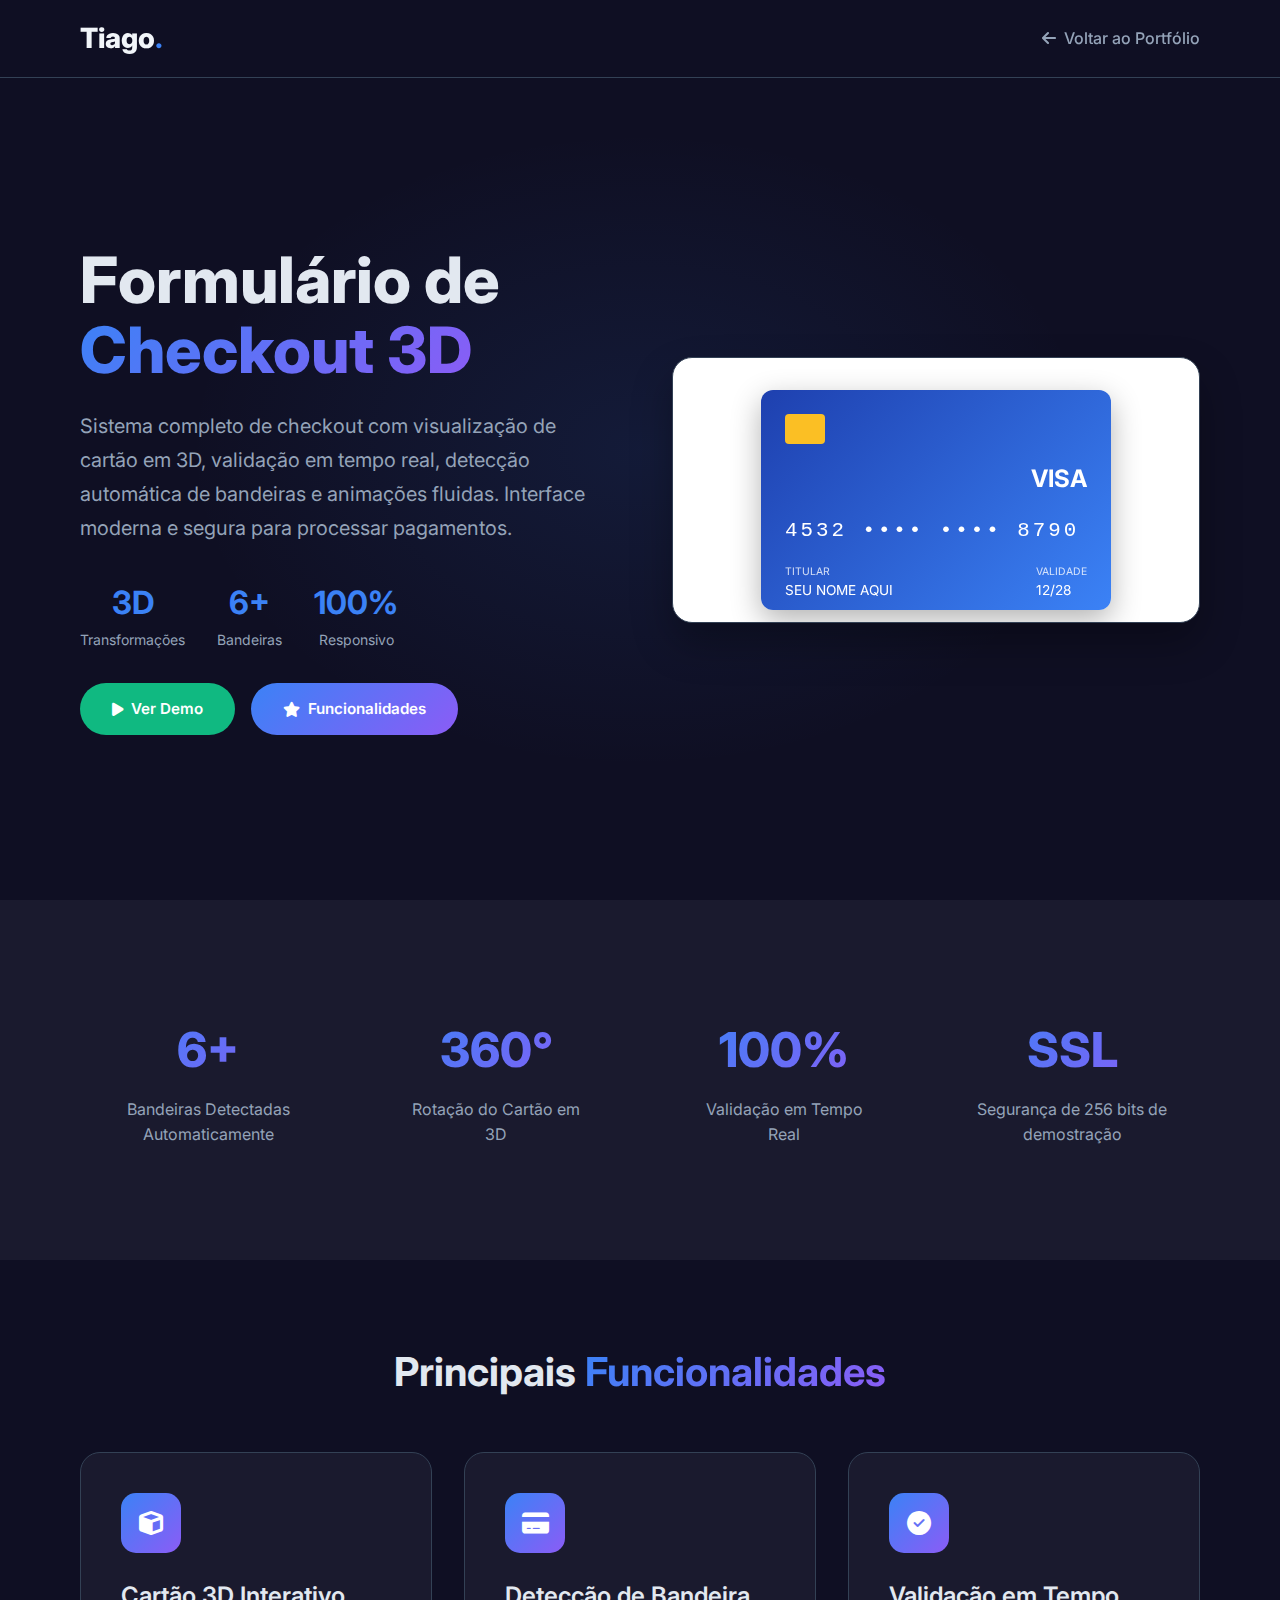
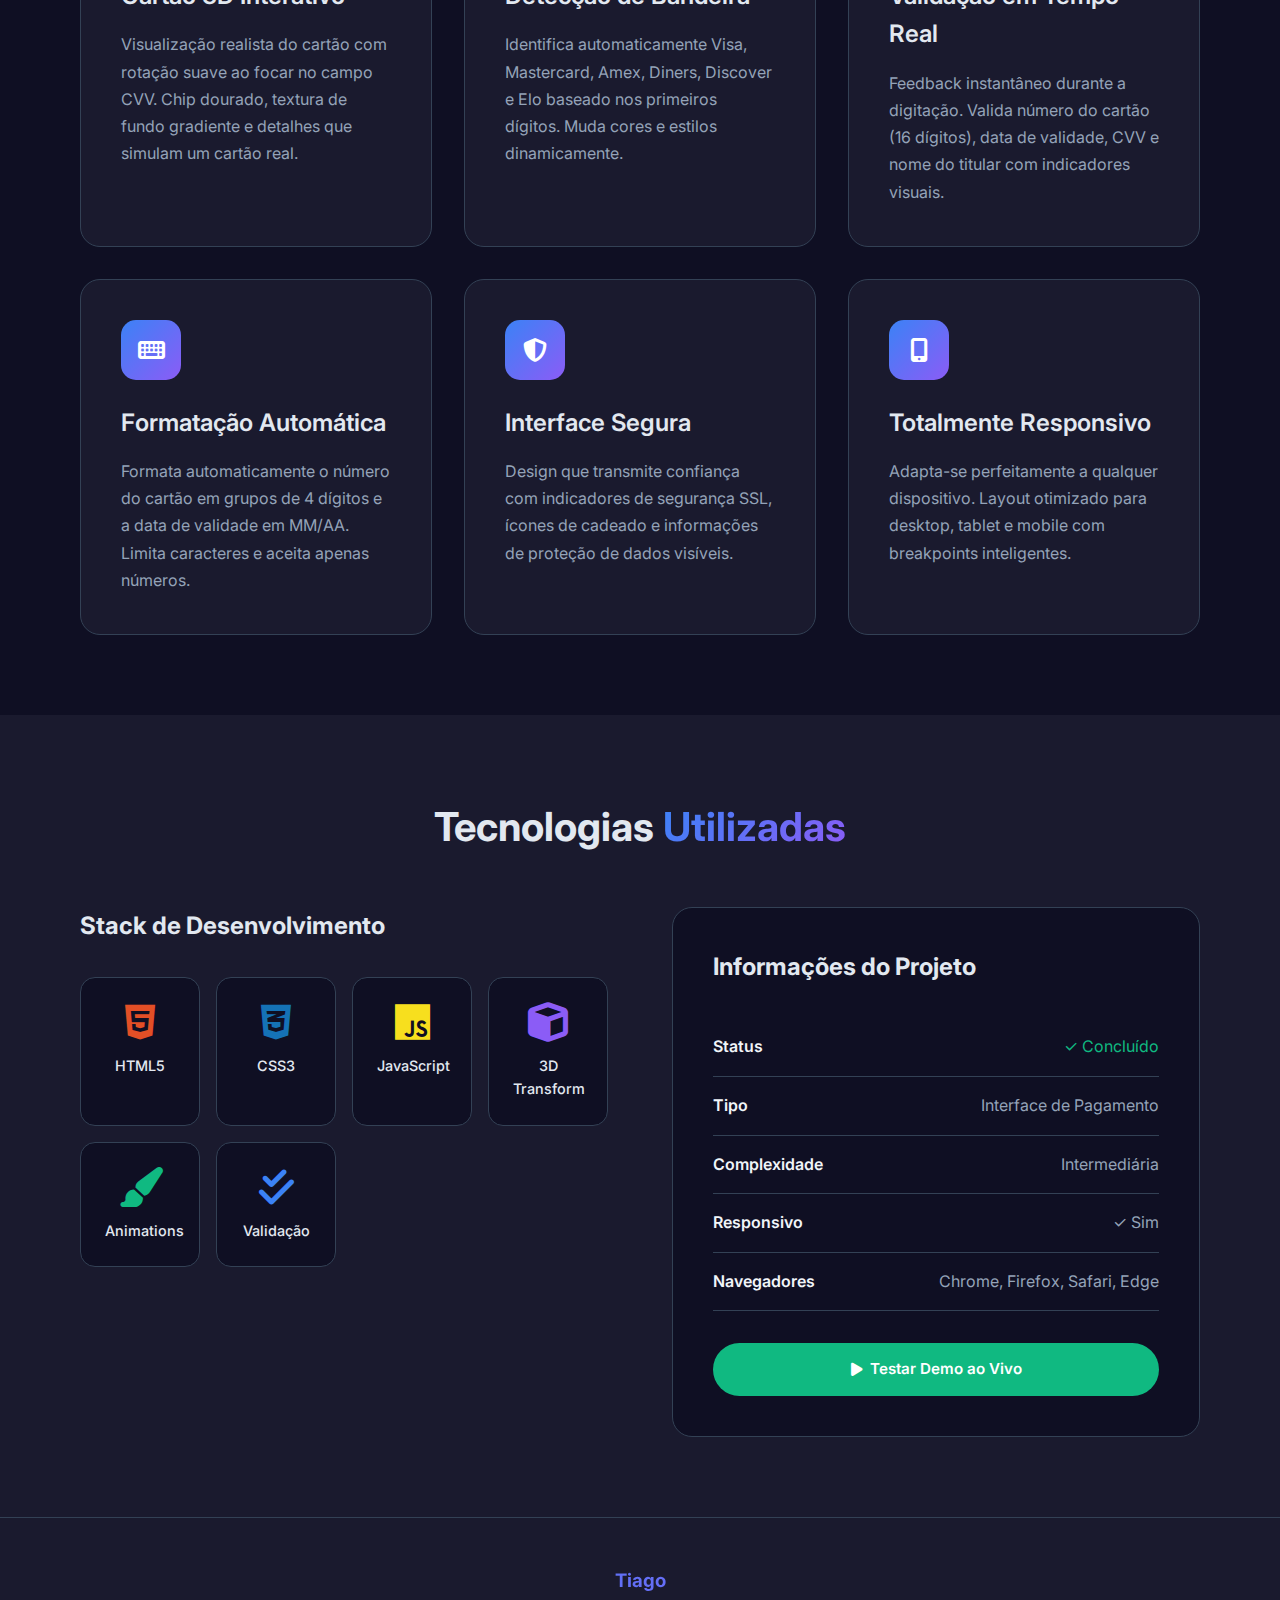
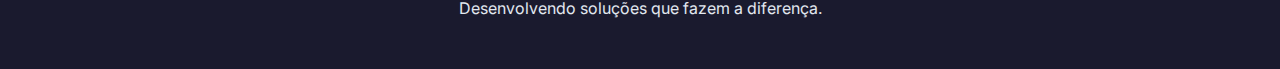
<file: projects/3d-credit-card-form/credit_card_project_page.html>
<!DOCTYPE html>
<html lang="pt-BR">
<head>
    <meta charset="UTF-8">
    <meta name="viewport" content="width=device-width, initial-scale=1.0">
    <title>Formulário de Checkout 3D | Tiago - Desenvolvedor</title>
    <link rel="icon" type="image/x-icon" href="../../assets/favicon.ico">
    <meta name="description" content="Sistema completo de checkout com visualização de cartão em 3D, validação em tempo real, detecção automática de bandeiras e animações fluidas.">
    <link href="https://cdnjs.cloudflare.com/ajax/libs/font-awesome/6.4.0/css/all.min.css" rel="stylesheet">
    <link href="https://fonts.googleapis.com/css2?family=Inter:wght@300;400;500;600;700;800&display=swap" rel="stylesheet">
    <link rel="stylesheet" href="assets/styles.css">
</head>
<body>
    <nav class="navbar">
        <div class="container">
            <div class="nav-content">
                <a href="../../index.html" class="logo">Tiago<span>.</span></a>
                <a href="../../index.html" class="back-btn">
                    <i class="fas fa-arrow-left"></i>
                    Voltar ao Portfólio
                </a>
            </div>
        </div>
    </nav>

    <section class="project-hero">
        <div class="container">
            <div class="hero-content">
                <div class="hero-text">
                    <h1 class="project-title">
                        Formulário de <span class="text-gradient">Checkout 3D</span>
                    </h1>
                    <p class="project-subtitle">
                        Sistema completo de checkout com visualização de cartão em 3D, validação em tempo real, detecção automática de bandeiras e animações fluidas. Interface moderna e segura para processar pagamentos.
                    </p>
                    
                    <div class="hero-stats">
                        <div class="stat"><div class="stat-number">3D</div><div class="stat-label">Transformações</div></div>
                        <div class="stat"><div class="stat-number">6+</div><div class="stat-label">Bandeiras</div></div>
                        <div class="stat"><div class="stat-number">100%</div><div class="stat-label">Responsivo</div></div>
                    </div>

                    <div class="hero-buttons">
                        <a href="3d_credit_card_form.html" class="btn btn-demo"><i class="fas fa-play"></i>Ver Demo</a>
                        <a href="#features" class="btn"><i class="fas fa-star"></i>Funcionalidades</a>
                    </div>
                </div>

                <div class="hero-image">
                    <div class="main-showcase">
                        <div class="demo-card">
                            <div class="demo-card-3d">
                                <div class="demo-card-inner">
                                    <div class="demo-card-face">
                                        <div>
                                            <div class="demo-chip"></div>
                                            <div style="text-align: right; font-size: 1.5rem; font-weight: bold;">VISA</div>
                                        </div>
                                        <div class="demo-number">4532 •••• •••• 8790</div>
                                        <div class="demo-info">
                                            <div>
                                                <div style="font-size: 0.65rem; opacity: 0.8;">TITULAR</div>
                                                <div>SEU NOME AQUI</div>
                                            </div>
                                            <div>
                                                <div style="font-size: 0.65rem; opacity: 0.8;">VALIDADE</div>
                                                <div>12/28</div>
                                            </div>
                                        </div>
                                    </div>
                                </div>
                            </div>
                        </div>
                    </div>
                </div>
            </div>
        </div>
    </section>

    <section class="highlight-section">
        <div class="container">
            <div class="highlight-grid">
                <div class="highlight-item">
                    <div class="highlight-number">6+</div>
                    <div class="highlight-text">Bandeiras Detectadas Automaticamente</div>
                </div>
                <div class="highlight-item">
                    <div class="highlight-number">360°</div>
                    <div class="highlight-text">Rotação do Cartão em 3D</div>
                </div>
                <div class="highlight-item">
                    <div class="highlight-number">100%</div>
                    <div class="highlight-text">Validação em Tempo Real</div>
                </div>
                <div class="highlight-item">
                    <div class="highlight-number">SSL</div>
                    <div class="highlight-text">Segurança de 256 bits de demostração</div>
                </div>
            </div>
        </div>
    </section>

    <section class="features-section" id="features">
        <div class="container">
            <h2 class="section-title">Principais <span class="text-gradient">Funcionalidades</span></h2>
            <div class="features-grid">
                <div class="feature-card">
                    <div class="feature-icon"><i class="fas fa-cube"></i></div>
                    <h3>Cartão 3D Interativo</h3>
                    <p>Visualização realista do cartão com rotação suave ao focar no campo CVV. Chip dourado, textura de fundo gradiente e detalhes que simulam um cartão real.</p>
                </div>
                <div class="feature-card">
                    <div class="feature-icon"><i class="fas fa-credit-card"></i></div>
                    <h3>Detecção de Bandeira</h3>
                    <p>Identifica automaticamente Visa, Mastercard, Amex, Diners, Discover e Elo baseado nos primeiros dígitos. Muda cores e estilos dinamicamente.</p>
                </div>
                <div class="feature-card">
                    <div class="feature-icon"><i class="fas fa-check-circle"></i></div>
                    <h3>Validação em Tempo Real</h3>
                    <p>Feedback instantâneo durante a digitação. Valida número do cartão (16 dígitos), data de validade, CVV e nome do titular com indicadores visuais.</p>
                </div>
                <div class="feature-card">
                    <div class="feature-icon"><i class="fas fa-keyboard"></i></div>
                    <h3>Formatação Automática</h3>
                    <p>Formata automaticamente o número do cartão em grupos de 4 dígitos e a data de validade em MM/AA. Limita caracteres e aceita apenas números.</p>
                </div>
                <div class="feature-card">
                    <div class="feature-icon"><i class="fas fa-shield-alt"></i></div>
                    <h3>Interface Segura</h3>
                    <p>Design que transmite confiança com indicadores de segurança SSL, ícones de cadeado e informações de proteção de dados visíveis.</p>
                </div>
                <div class="feature-card">
                    <div class="feature-icon"><i class="fas fa-mobile-alt"></i></div>
                    <h3>Totalmente Responsivo</h3>
                    <p>Adapta-se perfeitamente a qualquer dispositivo. Layout otimizado para desktop, tablet e mobile com breakpoints inteligentes.</p>
                </div>
            </div>
        </div>
    </section>

    <section class="tech-section">
        <div class="container">
            <h2 class="section-title">Tecnologias <span class="text-gradient">Utilizadas</span></h2>
            <div class="tech-content">
                <div>
                    <h3 style="margin-bottom: 2rem; font-size: 1.5rem;">Stack de Desenvolvimento</h3>
                    <div class="tech-list">
                        <div class="tech-item"><i class="fab fa-html5" style="color: #e34f26;"></i><br><span>HTML5</span></div>
                        <div class="tech-item"><i class="fab fa-css3-alt" style="color: #1572b6;"></i><br><span>CSS3</span></div>
                        <div class="tech-item"><i class="fab fa-js" style="color: #f7df1e;"></i><br><span>JavaScript</span></div>
                        <div class="tech-item"><i class="fas fa-cube" style="color: #8b5cf6;"></i><br><span>3D Transform</span></div>
                        <div class="tech-item"><i class="fas fa-paint-brush" style="color: #10b981;"></i><br><span>Animations</span></div>
                        <div class="tech-item"><i class="fas fa-check-double" style="color: #3b82f6;"></i><br><span>Validação</span></div>
                    </div>
                </div>
                <div class="project-info">
                    <h3 style="margin-bottom: 2rem; font-size: 1.5rem;">Informações do Projeto</h3>
                    <div class="info-item"><span class="info-label">Status</span><span class="info-value" style="color: var(--success);">✓ Concluído</span></div>
                    <div class="info-item"><span class="info-label">Tipo</span><span class="info-value">Interface de Pagamento</span></div>
                    <div class="info-item"><span class="info-label">Complexidade</span><span class="info-value">Intermediária</span></div>
                    <div class="info-item"><span class="info-label">Responsivo</span><span class="info-value">✓ Sim</span></div>
                    <div class="info-item"><span class="info-label">Navegadores</span><span class="info-value">Chrome, Firefox, Safari, Edge</span></div>
                    <div style="margin-top: 2rem;">
                        <a href="3d_credit_card_form.html" class="btn btn-demo" style="width: 100%; justify-content: center;">
                            <i class="fas fa-play"></i>Testar Demo ao Vivo
                        </a>
                    </div>
                </div>
            </div>
        </div>
    </section>

    <footer class="footer">
        <div class="container">
            <h3 class="text-gradient">Tiago</h3>
            <p>Desenvolvendo soluções que fazem a diferença.</p>
        </div>
    </footer>
</body>
</html>
</file>
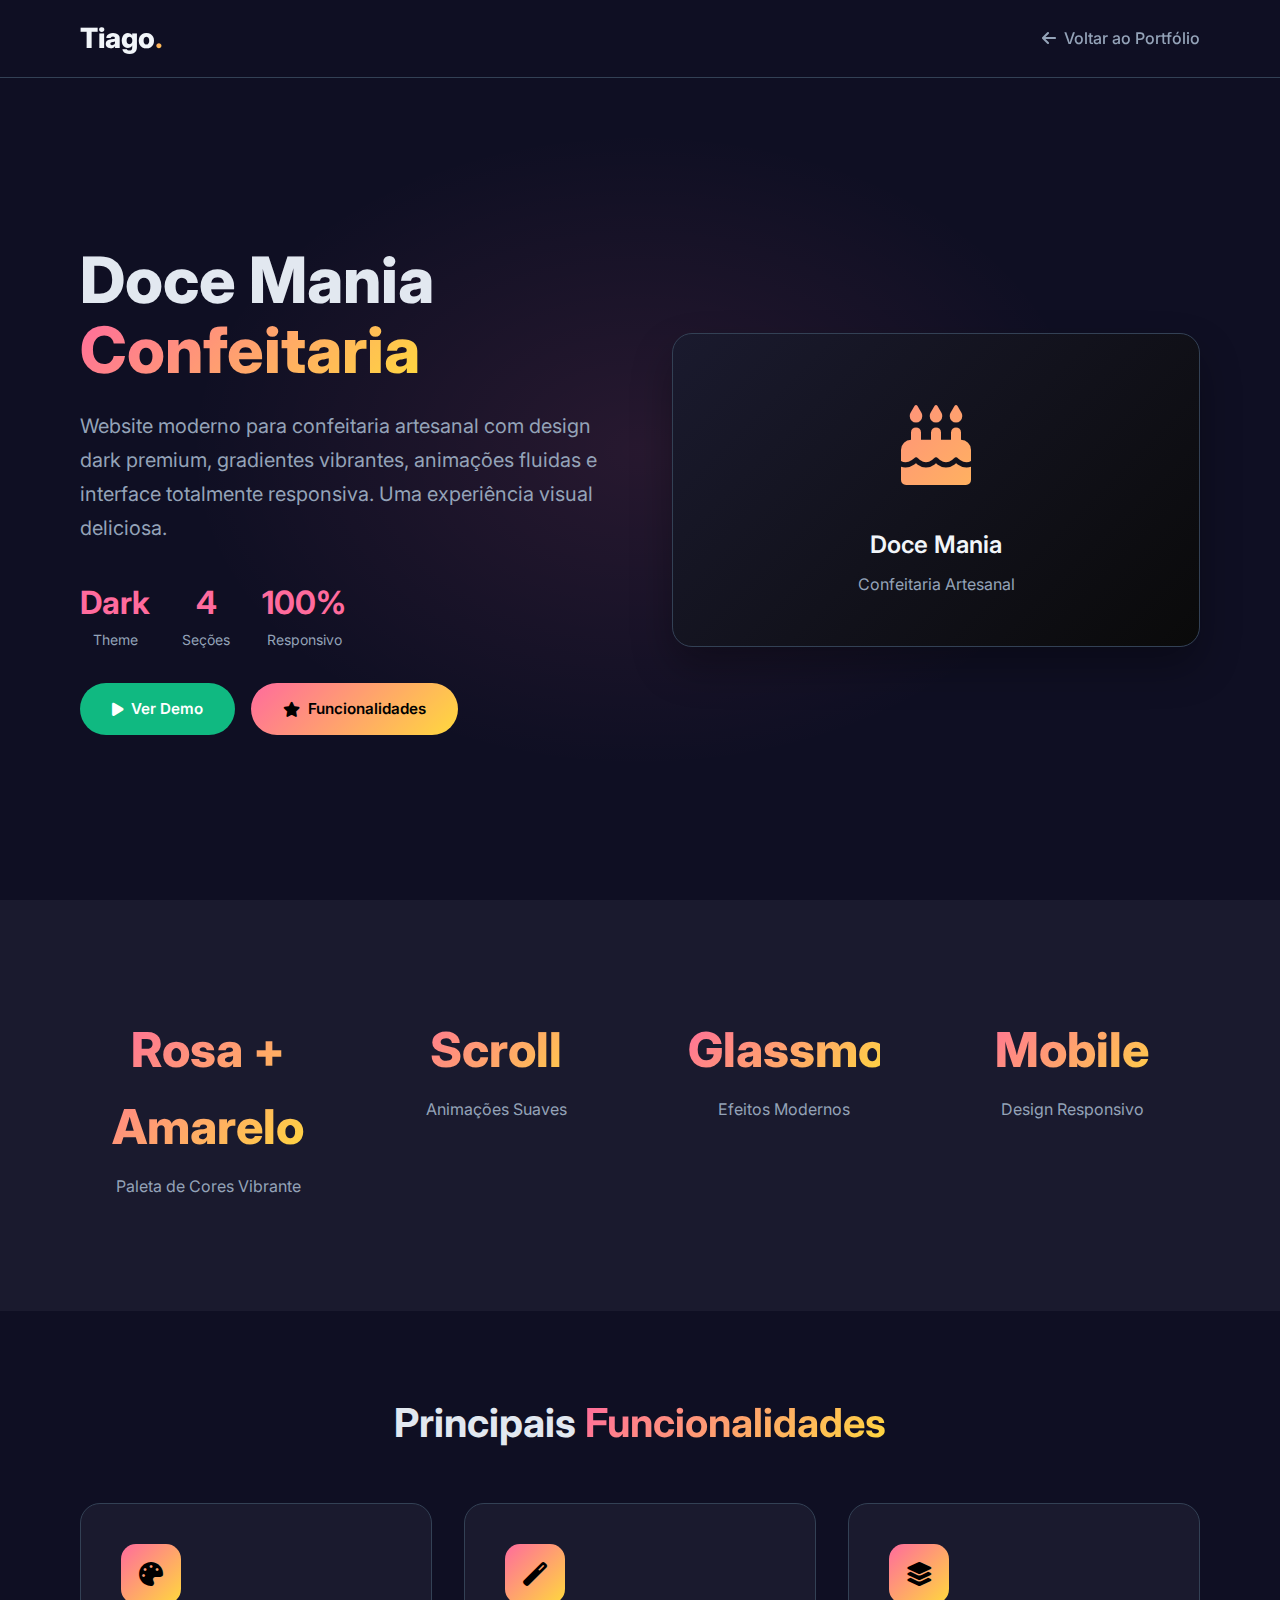
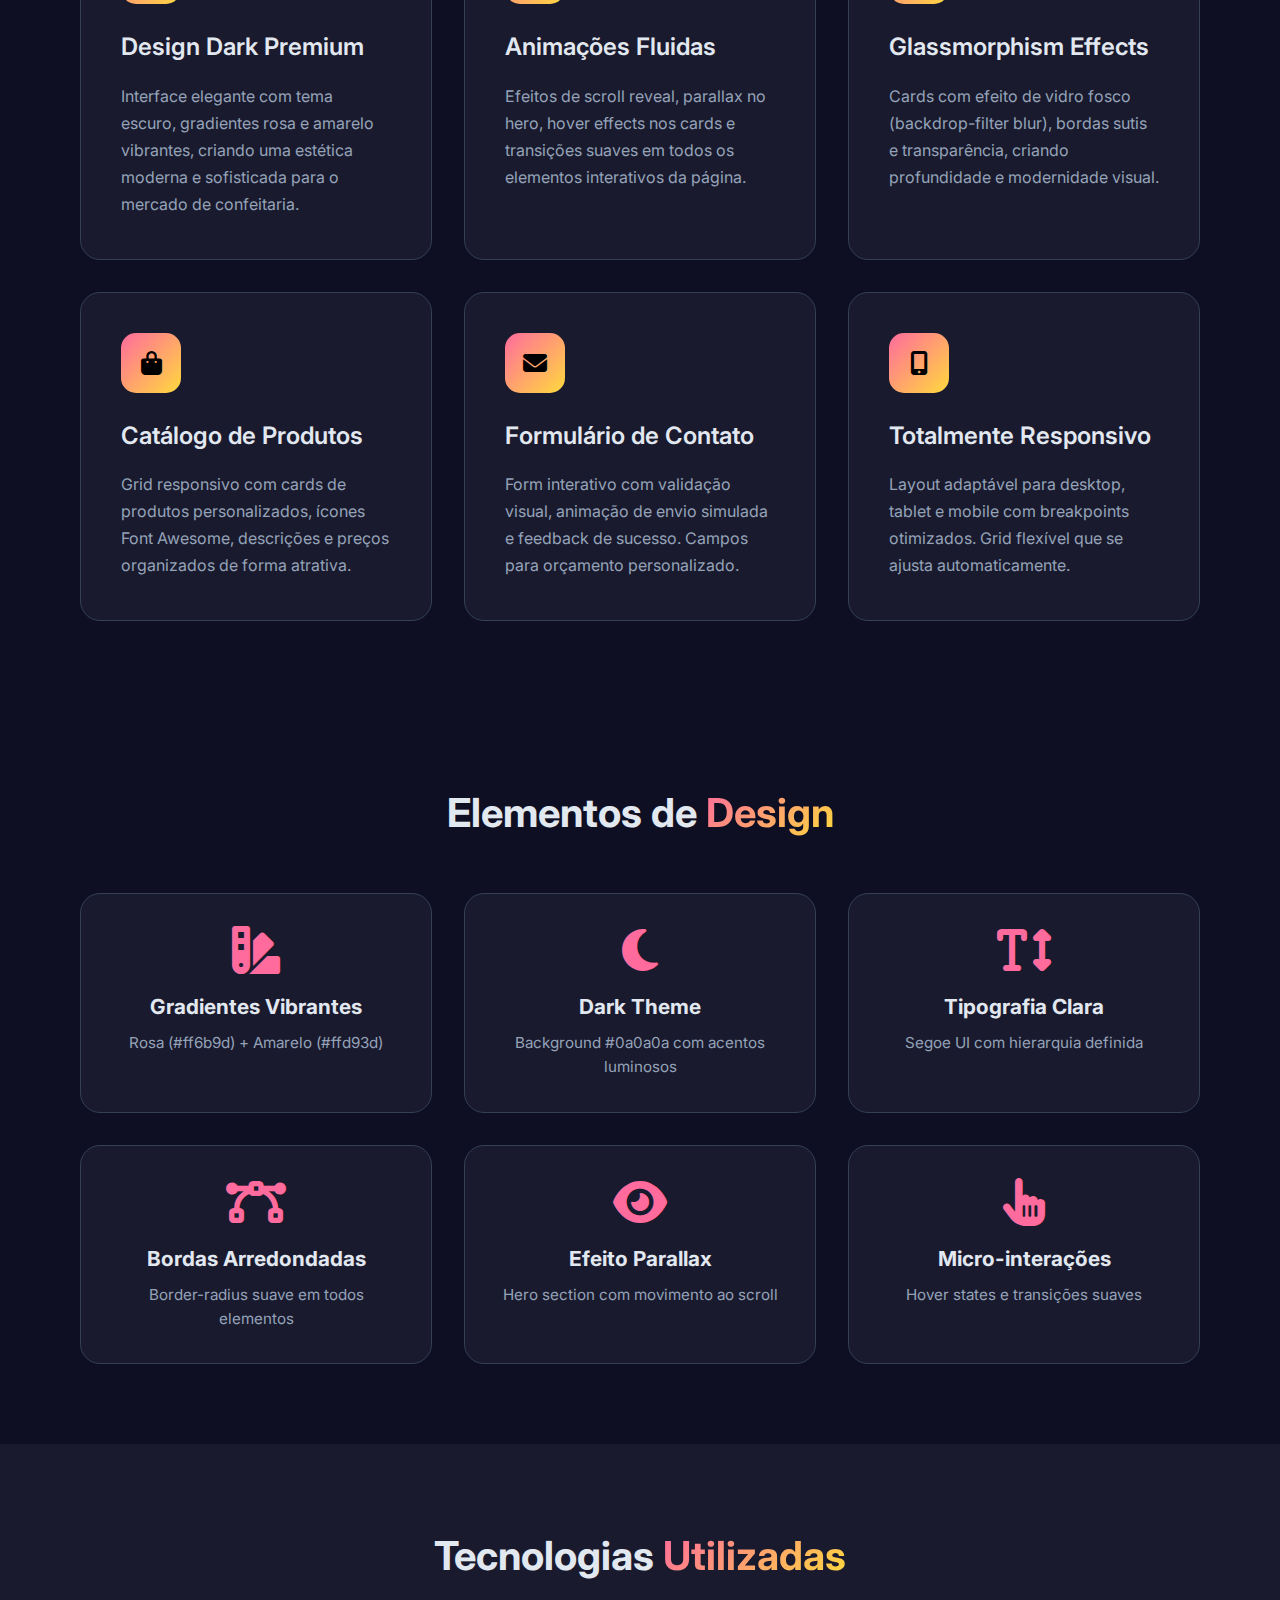
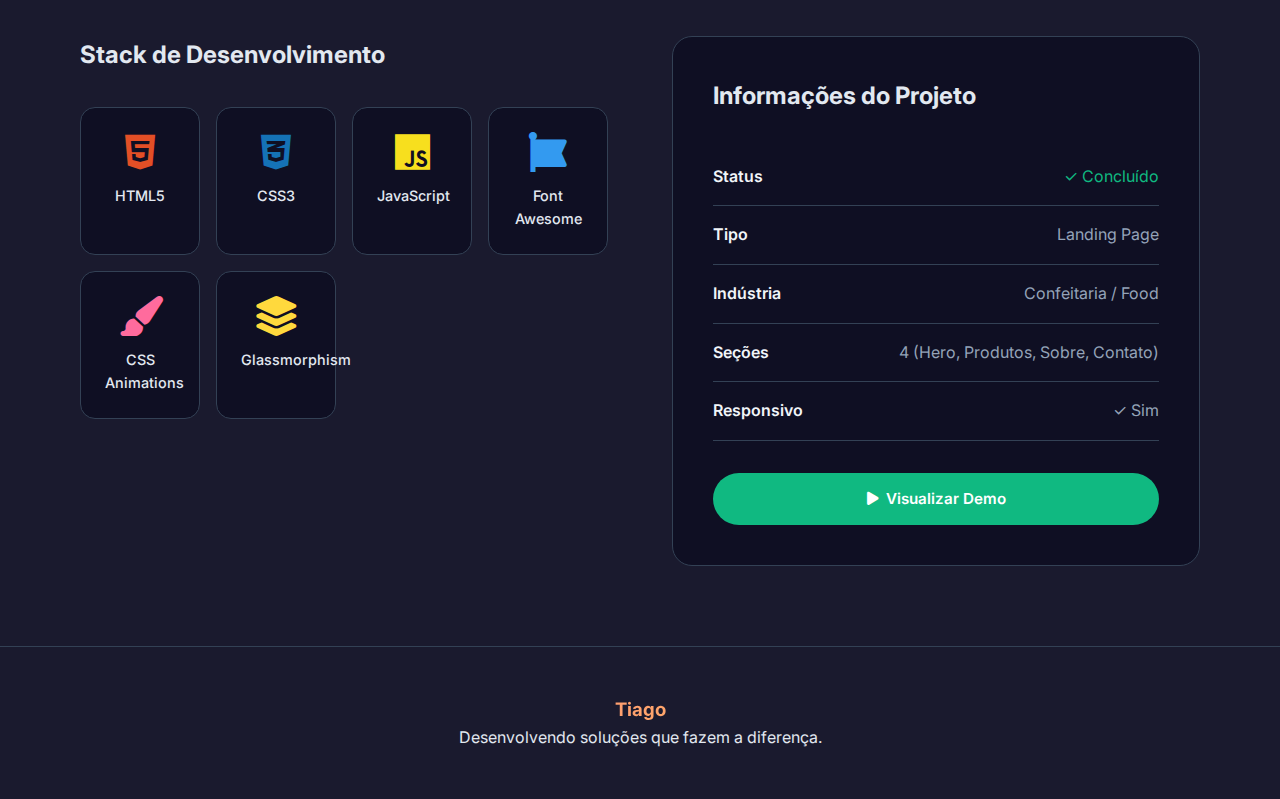
<file: projects/cake_company_website/cake_company_project_page.html>
<!DOCTYPE html>
<html lang="pt-BR">
<head>
    <meta charset="UTF-8">
    <meta name="viewport" content="width=device-width, initial-scale=1.0">
    <title>Doce Mania - Confeitaria | Tiago - Desenvolvedor</title>
    <link rel="icon" type="image/x-icon" href="../../assets/favicon.ico">
    <meta name="description" content="Website moderno para confeitaria artesanal com design dark premium, animações fluidas e interface totalmente responsiva.">
    <link href="https://cdnjs.cloudflare.com/ajax/libs/font-awesome/6.4.0/css/all.min.css" rel="stylesheet">
    <link href="https://fonts.googleapis.com/css2?family=Inter:wght@300;400;500;600;700;800&display=swap" rel="stylesheet">
    <link rel="stylesheet" href="assets/styles.css">
</head>
<body>
    <nav class="navbar">
        <div class="container">
            <div class="nav-content">
                <a href="../../index.html" class="logo">Tiago<span>.</span></a>
                <a href="../../index.html" class="back-btn">
                    <i class="fas fa-arrow-left"></i>
                    Voltar ao Portfólio
                </a>
            </div>
        </div>
    </nav>

    <section class="project-hero">
        <div class="container">
            <div class="hero-content">
                <div class="hero-text">
                    <h1 class="project-title">
                        Doce Mania <span class="text-gradient">Confeitaria</span>
                    </h1>
                    <p class="project-subtitle">
                        Website moderno para confeitaria artesanal com design dark premium, gradientes vibrantes, animações fluidas e interface totalmente responsiva. Uma experiência visual deliciosa.
                    </p>
                    
                    <div class="hero-stats">
                        <div class="stat"><div class="stat-number">Dark</div><div class="stat-label">Theme</div></div>
                        <div class="stat"><div class="stat-number">4</div><div class="stat-label">Seções</div></div>
                        <div class="stat"><div class="stat-number">100%</div><div class="stat-label">Responsivo</div></div>
                    </div>

                    <div class="hero-buttons">
                        <a href="cake_company_website.html" class="btn btn-demo"><i class="fas fa-play"></i>Ver Demo</a>
                        <a href="#features" class="btn"><i class="fas fa-star"></i>Funcionalidades</a>
                    </div>
                </div>

                <div class="hero-image">
                    <div class="main-showcase">
                        <div class="demo-preview">
                            <div class="demo-icon">
                                <i class="fas fa-birthday-cake"></i>
                            </div>
                            <div class="demo-text">Doce Mania</div>
                            <p style="color: var(--text-secondary); margin-top: 0.5rem;">Confeitaria Artesanal</p>
                        </div>
                    </div>
                </div>
            </div>
        </div>
    </section>

    <section class="highlight-section">
        <div class="container">
            <div class="highlight-grid">
                <div class="highlight-item">
                    <div class="highlight-number">Rosa + Amarelo</div>
                    <div class="highlight-text">Paleta de Cores Vibrante</div>
                </div>
                <div class="highlight-item">
                    <div class="highlight-number">Scroll</div>
                    <div class="highlight-text">Animações Suaves</div>
                </div>
                <div class="highlight-item">
                    <div class="highlight-number">Glassmorphism</div>
                    <div class="highlight-text">Efeitos Modernos</div>
                </div>
                <div class="highlight-item">
                    <div class="highlight-number">Mobile</div>
                    <div class="highlight-text">Design Responsivo</div>
                </div>
            </div>
        </div>
    </section>

    <section class="features-section" id="features">
        <div class="container">
            <h2 class="section-title">Principais <span class="text-gradient">Funcionalidades</span></h2>
            <div class="features-grid">
                <div class="feature-card">
                    <div class="feature-icon"><i class="fas fa-palette"></i></div>
                    <h3>Design Dark Premium</h3>
                    <p>Interface elegante com tema escuro, gradientes rosa e amarelo vibrantes, criando uma estética moderna e sofisticada para o mercado de confeitaria.</p>
                </div>
                <div class="feature-card">
                    <div class="feature-icon"><i class="fas fa-magic"></i></div>
                    <h3>Animações Fluidas</h3>
                    <p>Efeitos de scroll reveal, parallax no hero, hover effects nos cards e transições suaves em todos os elementos interativos da página.</p>
                </div>
                <div class="feature-card">
                    <div class="feature-icon"><i class="fas fa-layer-group"></i></div>
                    <h3>Glassmorphism Effects</h3>
                    <p>Cards com efeito de vidro fosco (backdrop-filter blur), bordas sutis e transparência, criando profundidade e modernidade visual.</p>
                </div>
                <div class="feature-card">
                    <div class="feature-icon"><i class="fas fa-shopping-bag"></i></div>
                    <h3>Catálogo de Produtos</h3>
                    <p>Grid responsivo com cards de produtos personalizados, ícones Font Awesome, descrições e preços organizados de forma atrativa.</p>
                </div>
                <div class="feature-card">
                    <div class="feature-icon"><i class="fas fa-envelope"></i></div>
                    <h3>Formulário de Contato</h3>
                    <p>Form interativo com validação visual, animação de envio simulada e feedback de sucesso. Campos para orçamento personalizado.</p>
                </div>
                <div class="feature-card">
                    <div class="feature-icon"><i class="fas fa-mobile-alt"></i></div>
                    <h3>Totalmente Responsivo</h3>
                    <p>Layout adaptável para desktop, tablet e mobile com breakpoints otimizados. Grid flexível que se ajusta automaticamente.</p>
                </div>
            </div>
        </div>
    </section>

    <section class="design-section">
        <div class="container">
            <h2 class="section-title">Elementos de <span class="text-gradient">Design</span></h2>
            <div class="design-showcase">
                <div class="design-card">
                    <i class="fas fa-swatchbook"></i>
                    <h3>Gradientes Vibrantes</h3>
                    <p>Rosa (#ff6b9d) + Amarelo (#ffd93d)</p>
                </div>
                <div class="design-card">
                    <i class="fas fa-moon"></i>
                    <h3>Dark Theme</h3>
                    <p>Background #0a0a0a com acentos luminosos</p>
                </div>
                <div class="design-card">
                    <i class="fas fa-text-height"></i>
                    <h3>Tipografia Clara</h3>
                    <p>Segoe UI com hierarquia definida</p>
                </div>
                <div class="design-card">
                    <i class="fas fa-bezier-curve"></i>
                    <h3>Bordas Arredondadas</h3>
                    <p>Border-radius suave em todos elementos</p>
                </div>
                <div class="design-card">
                    <i class="fas fa-eye"></i>
                    <h3>Efeito Parallax</h3>
                    <p>Hero section com movimento ao scroll</p>
                </div>
                <div class="design-card">
                    <i class="fas fa-hand-pointer"></i>
                    <h3>Micro-interações</h3>
                    <p>Hover states e transições suaves</p>
                </div>
            </div>
        </div>
    </section>

    <section class="tech-section">
        <div class="container">
            <h2 class="section-title">Tecnologias <span class="text-gradient">Utilizadas</span></h2>
            <div class="tech-content">
                <div>
                    <h3 style="margin-bottom: 2rem; font-size: 1.5rem;">Stack de Desenvolvimento</h3>
                    <div class="tech-list">
                        <div class="tech-item"><i class="fab fa-html5" style="color: #e34f26;"></i><br><span>HTML5</span></div>
                        <div class="tech-item"><i class="fab fa-css3-alt" style="color: #1572b6;"></i><br><span>CSS3</span></div>
                        <div class="tech-item"><i class="fab fa-js" style="color: #f7df1e;"></i><br><span>JavaScript</span></div>
                        <div class="tech-item"><i class="fas fa-font-awesome" style="color: #339af0;"></i><br><span>Font Awesome</span></div>
                        <div class="tech-item"><i class="fas fa-paint-brush" style="color: #ff6b9d;"></i><br><span>CSS Animations</span></div>
                        <div class="tech-item"><i class="fas fa-layer-group" style="color: #ffd93d;"></i><br><span>Glassmorphism</span></div>
                    </div>
                </div>
                <div class="project-info">
                    <h3 style="margin-bottom: 2rem; font-size: 1.5rem;">Informações do Projeto</h3>
                    <div class="info-item"><span class="info-label">Status</span><span class="info-value" style="color: var(--success);">✓ Concluído</span></div>
                    <div class="info-item"><span class="info-label">Tipo</span><span class="info-value">Landing Page</span></div>
                    <div class="info-item"><span class="info-label">Indústria</span><span class="info-value">Confeitaria / Food</span></div>
                    <div class="info-item"><span class="info-label">Seções</span><span class="info-value">4 (Hero, Produtos, Sobre, Contato)</span></div>
                    <div class="info-item"><span class="info-label">Responsivo</span><span class="info-value">✓ Sim</span></div>
                    <div style="margin-top: 2rem;">
                        <a href="cake_company_website.html" class="btn btn-demo" style="width: 100%; justify-content: center;">
                            <i class="fas fa-play"></i>Visualizar Demo
                        </a>
                    </div>
                </div>
            </div>
        </div>
    </section>

    <footer class="footer">
        <div class="container">
            <h3 class="text-gradient">Tiago</h3>
            <p>Desenvolvendo soluções que fazem a diferença.</p>
        </div>
    </footer>
</body>
</html>
</file>
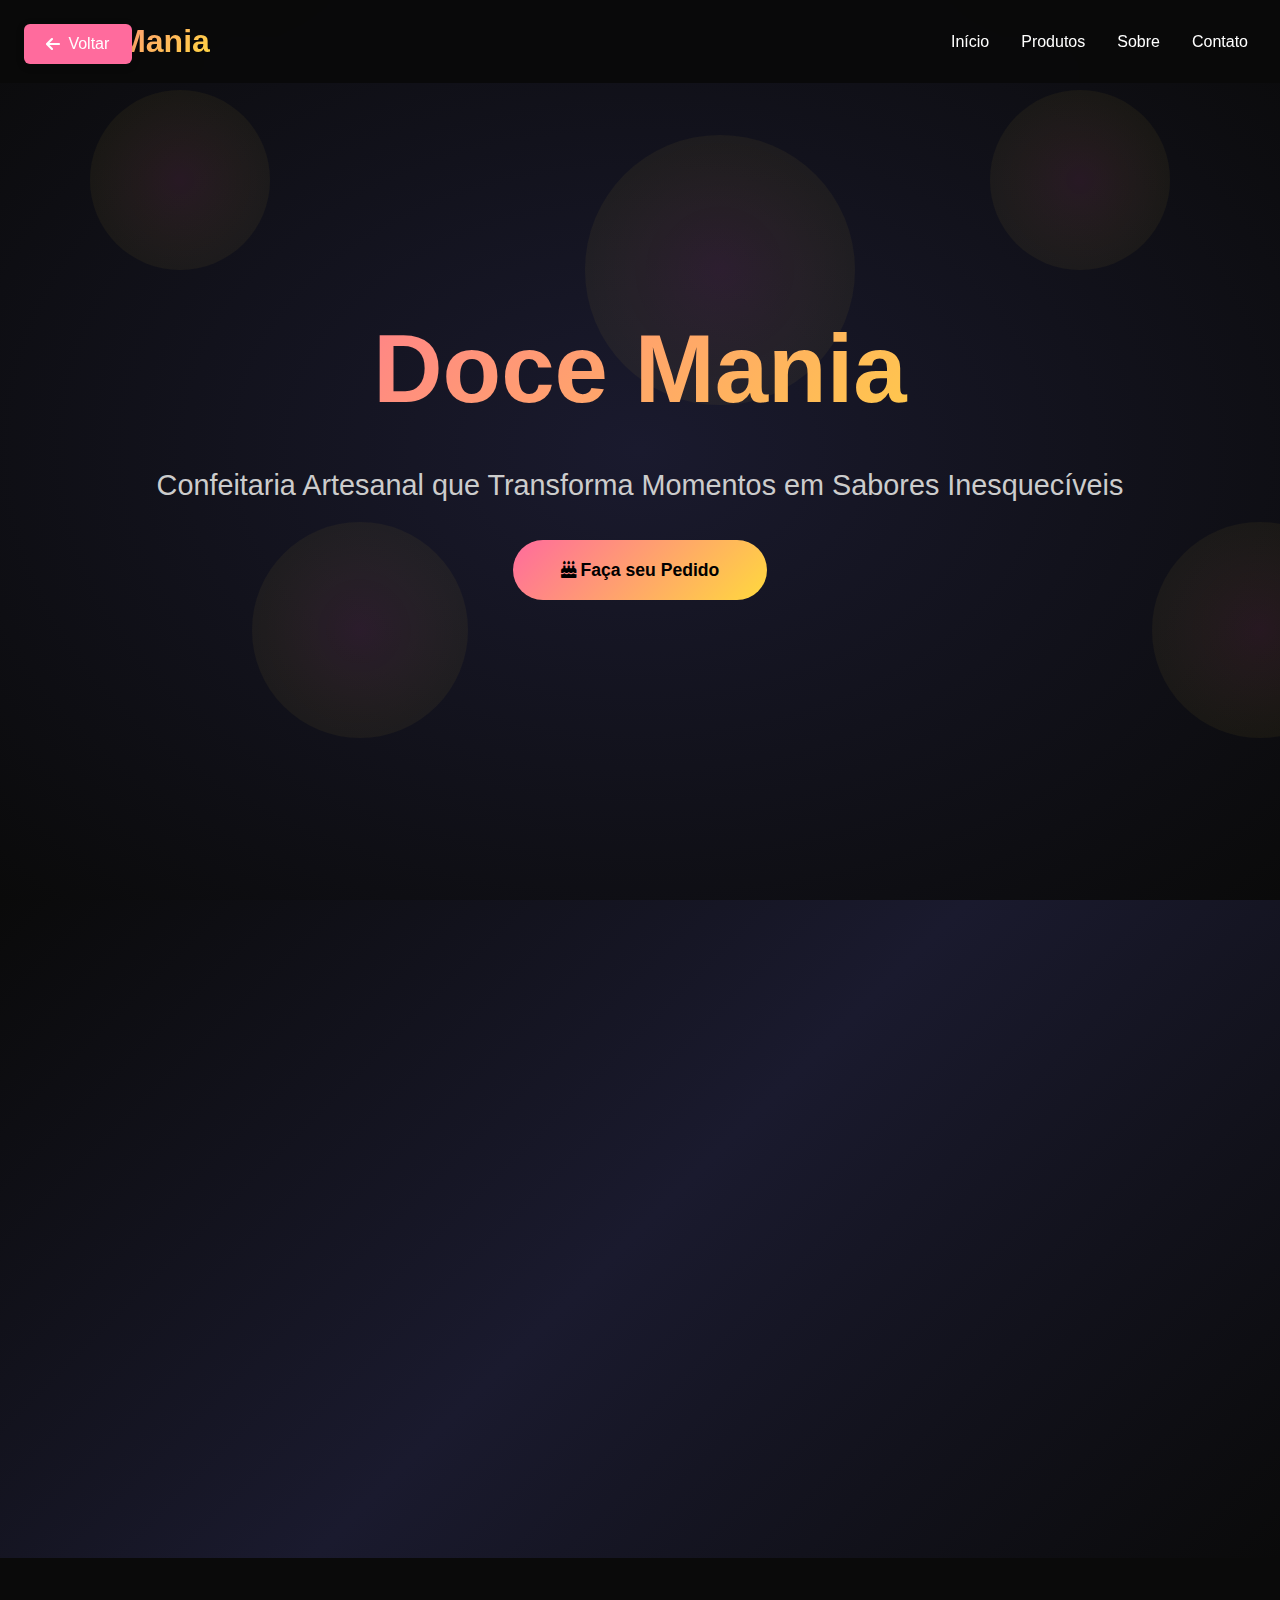
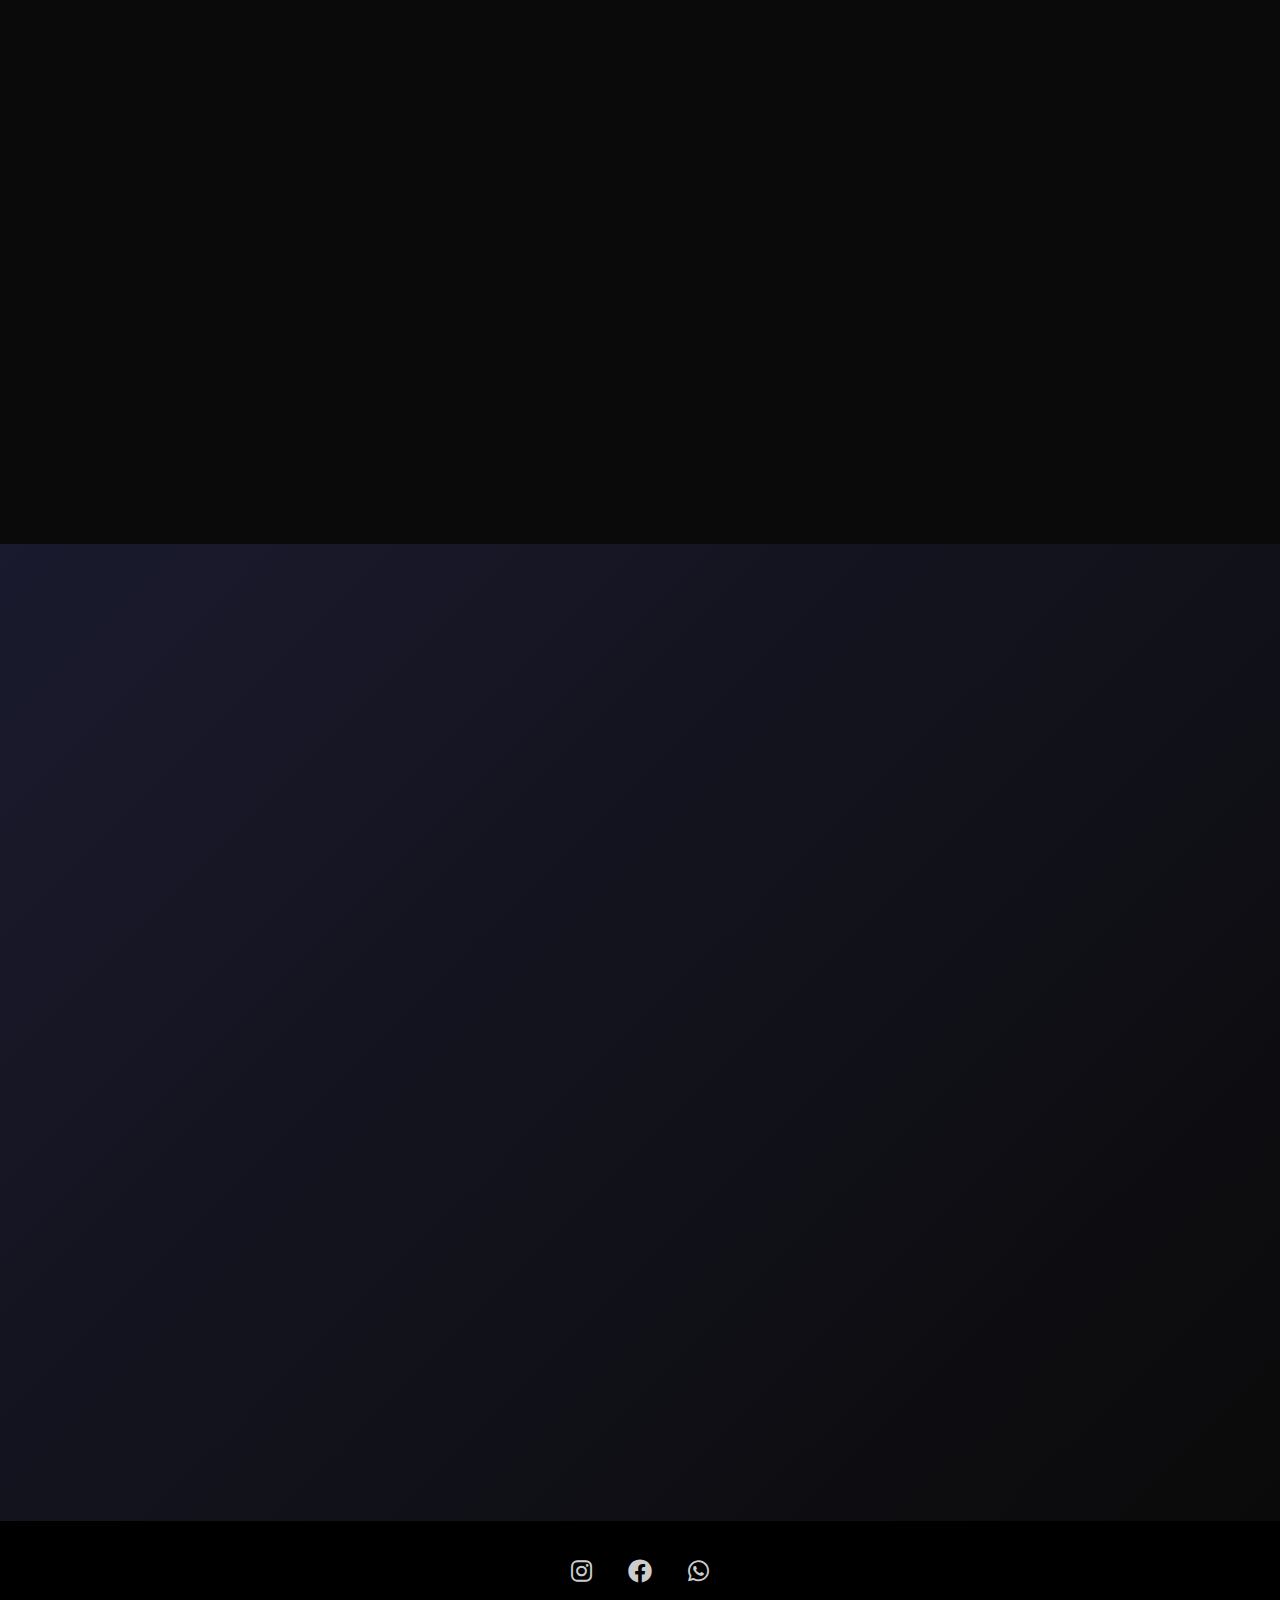
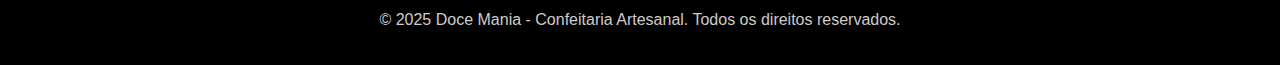
<file: projects/cake_company_website/cake_company_website.html>
<!DOCTYPE html>
<html lang="pt-BR">
<head>
    <meta charset="UTF-8">
    <meta name="viewport" content="width=device-width, initial-scale=1.0">
    <title>Doce Mania - Confeitaria Artesanal</title>
    <link rel="icon" type="image/x-icon" href="../../assets/favicon.ico">
    <link href="https://cdnjs.cloudflare.com/ajax/libs/font-awesome/6.0.0/css/all.min.css" rel="stylesheet">
    <style>
        * {
            margin: 0;
            padding: 0;
            box-sizing: border-box;
        }

        body {
            font-family: 'Segoe UI', Tahoma, Geneva, Verdana, sans-serif;
            line-height: 1.6;
            overflow-x: hidden;
            background: #0a0a0a;
            color: #ffffff;
        }

        /* Header */
        .header {
            position: fixed;
            top: 0;
            width: 100%;
            background: rgba(10, 10, 10, 0.95);
            backdrop-filter: blur(20px);
            z-index: 1000;
            padding: 1rem 2rem;
            transition: all 0.3s ease;
        }

        .header.scrolled {
            background: rgba(10, 10, 10, 0.98);
            box-shadow: 0 10px 30px rgba(0, 0, 0, 0.3);
        }

        .nav {
            display: flex;
            justify-content: space-between;
            align-items: center;
            max-width: 1400px;
            margin: 0 auto;
        }

        .logo {
            font-size: 2rem;
            font-weight: bold;
            background: linear-gradient(135deg, #ff6b9d, #ffd93d);
            -webkit-background-clip: text;
            -webkit-text-fill-color: transparent;
            background-clip: text;
        }

        .nav-links {
            display: flex;
            gap: 2rem;
            list-style: none;
        }

        .nav-links a {
            color: #ffffff;
            text-decoration: none;
            font-weight: 500;
            transition: all 0.3s ease;
            position: relative;
        }

        .nav-links a::after {
            content: '';
            position: absolute;
            bottom: -5px;
            left: 0;
            width: 0;
            height: 2px;
            background: linear-gradient(135deg, #ff6b9d, #ffd93d);
            transition: width 0.3s ease;
        }

        .nav-links a:hover::after {
            width: 100%;
        }

        /* Hero Section */
        .hero {
            height: 100vh;
            display: flex;
            align-items: center;
            justify-content: center;
            position: relative;
            background: radial-gradient(ellipse at center, #1a1a2e 0%, #0a0a0a 100%);
            overflow: hidden;
        }

        .hero::before {
            content: '';
            position: absolute;
            top: 0;
            left: 0;
            right: 0;
            bottom: 0;
            background-image: url('data:image/svg+xml,<svg xmlns="http://www.w3.org/2000/svg" viewBox="0 0 1000 1000"><defs><radialGradient id="a" cx="50%" cy="50%"><stop offset="0%" style="stop-color:%23ff6b9d;stop-opacity:0.1"/><stop offset="100%" style="stop-color:%23ffd93d;stop-opacity:0.05"/></radialGradient></defs><circle cx="200" cy="200" r="100" fill="url(%23a)"/><circle cx="800" cy="300" r="150" fill="url(%23a)"/><circle cx="400" cy="700" r="120" fill="url(%23a)"/></svg>');
            animation: float 20s ease-in-out infinite;
        }

        @keyframes float {
            0%, 100% { transform: translateY(0) rotate(0deg); }
            50% { transform: translateY(-20px) rotate(180deg); }
        }

        .hero-content {
            text-align: center;
            z-index: 2;
            position: relative;
        }

        .hero-title {
            font-size: clamp(3rem, 8vw, 6rem);
            font-weight: 900;
            margin-bottom: 1rem;
            background: linear-gradient(135deg, #ff6b9d, #ffd93d, #ff6b9d);
            -webkit-background-clip: text;
            -webkit-text-fill-color: transparent;
            background-clip: text;
            background-size: 200% 100%;
            animation: gradient 3s ease infinite;
        }

        @keyframes gradient {
            0%, 100% { background-position: 0% 50%; }
            50% { background-position: 100% 50%; }
        }

        .hero-subtitle {
            font-size: clamp(1.2rem, 3vw, 1.8rem);
            color: #cccccc;
            margin-bottom: 2rem;
            font-weight: 300;
        }

        .cta-button {
            display: inline-block;
            padding: 1rem 3rem;
            background: linear-gradient(135deg, #ff6b9d, #ffd93d);
            color: #000;
            text-decoration: none;
            border-radius: 50px;
            font-weight: bold;
            font-size: 1.1rem;
            transition: all 0.3s ease;
            position: relative;
            overflow: hidden;
        }

        .cta-button::before {
            content: '';
            position: absolute;
            top: 0;
            left: -100%;
            width: 100%;
            height: 100%;
            background: linear-gradient(90deg, transparent, rgba(255, 255, 255, 0.4), transparent);
            transition: left 0.6s;
        }

        .cta-button:hover::before {
            left: 100%;
        }

        .cta-button:hover {
            transform: translateY(-3px);
            box-shadow: 0 20px 40px rgba(255, 107, 157, 0.3);
        }

        /* Products Section */
        .products {
            padding: 5rem 2rem;
            background: linear-gradient(135deg, #0a0a0a 0%, #1a1a2e 50%, #0a0a0a 100%);
        }

        .container {
            max-width: 1400px;
            margin: 0 auto;
        }

        .section-title {
            text-align: center;
            font-size: clamp(2.5rem, 5vw, 4rem);
            margin-bottom: 3rem;
            background: linear-gradient(135deg, #ff6b9d, #ffd93d);
            -webkit-background-clip: text;
            -webkit-text-fill-color: transparent;
            background-clip: text;
        }

        .products-grid {
            display: grid;
            grid-template-columns: repeat(auto-fit, minmax(350px, 1fr));
            gap: 2rem;
            margin-top: 3rem;
        }

        .product-card {
            background: rgba(255, 255, 255, 0.05);
            border-radius: 20px;
            padding: 2rem;
            text-align: center;
            transition: all 0.3s ease;
            border: 1px solid rgba(255, 255, 255, 0.1);
            backdrop-filter: blur(10px);
            position: relative;
            overflow: hidden;
        }

        .product-card::before {
            content: '';
            position: absolute;
            top: 0;
            left: 0;
            right: 0;
            height: 4px;
            background: linear-gradient(135deg, #ff6b9d, #ffd93d);
        }

        .product-card:hover {
            transform: translateY(-10px);
            box-shadow: 0 30px 60px rgba(0, 0, 0, 0.3);
            background: rgba(255, 255, 255, 0.08);
        }

        .product-icon {
            font-size: 3rem;
            color: #ff6b9d;
            margin-bottom: 1rem;
        }

        .product-title {
            font-size: 1.5rem;
            margin-bottom: 1rem;
            color: #ffffff;
        }

        .product-description {
            color: #cccccc;
            line-height: 1.6;
            margin-bottom: 1.5rem;
        }

        .product-price {
            font-size: 1.3rem;
            font-weight: bold;
            color: #ffd93d;
        }

        /* About Section */
        .about {
            padding: 5rem 2rem;
            background: #0a0a0a;
        }

        .about-content {
            display: grid;
            grid-template-columns: 1fr 1fr;
            gap: 3rem;
            align-items: center;
        }

        .about-text h2 {
            font-size: clamp(2rem, 4vw, 3rem);
            margin-bottom: 1.5rem;
            background: linear-gradient(135deg, #ff6b9d, #ffd93d);
            -webkit-background-clip: text;
            -webkit-text-fill-color: transparent;
            background-clip: text;
        }

        .about-text p {
            color: #cccccc;
            font-size: 1.1rem;
            line-height: 1.8;
            margin-bottom: 1.5rem;
        }

        .about-image {
            position: relative;
            border-radius: 20px;
            overflow: hidden;
            background: linear-gradient(135deg, #ff6b9d, #ffd93d);
            padding: 3px;
        }

        .about-image-inner {
            background: #1a1a2e;
            border-radius: 17px;
            padding: 3rem;
            text-align: center;
            color: #ffffff;
        }

        .about-image i {
            font-size: 4rem;
            color: #ff6b9d;
            margin-bottom: 1rem;
        }

        /* Contact Section */
        .contact {
            padding: 5rem 2rem;
            background: linear-gradient(135deg, #1a1a2e 0%, #0a0a0a 100%);
        }

        .contact-content {
            display: grid;
            grid-template-columns: 1fr 1fr;
            gap: 3rem;
        }

        .contact-form {
            background: rgba(255, 255, 255, 0.05);
            padding: 2rem;
            border-radius: 20px;
            border: 1px solid rgba(255, 255, 255, 0.1);
            backdrop-filter: blur(10px);
        }

        .form-group {
            margin-bottom: 1.5rem;
        }

        .form-group label {
            display: block;
            margin-bottom: 0.5rem;
            color: #ffffff;
            font-weight: 500;
        }

        .form-group input,
        .form-group textarea {
            width: 100%;
            padding: 1rem;
            border: 1px solid rgba(255, 255, 255, 0.2);
            border-radius: 10px;
            background: rgba(255, 255, 255, 0.05);
            color: #ffffff;
            font-size: 1rem;
            transition: all 0.3s ease;
        }

        .form-group input:focus,
        .form-group textarea:focus {
            outline: none;
            border-color: #ff6b9d;
            box-shadow: 0 0 20px rgba(255, 107, 157, 0.2);
        }

        .form-group textarea {
            resize: vertical;
            height: 120px;
        }

        .contact-info h3 {
            font-size: 1.8rem;
            margin-bottom: 1.5rem;
            color: #ffffff;
        }

        .contact-item {
            display: flex;
            align-items: center;
            margin-bottom: 1.5rem;
            color: #cccccc;
        }

        .contact-item i {
            font-size: 1.5rem;
            color: #ff6b9d;
            margin-right: 1rem;
            width: 30px;
        }

        /* Footer */
        .footer {
            background: #000000;
            padding: 2rem;
            text-align: center;
            color: #cccccc;
        }

        .footer-content {
            max-width: 1400px;
            margin: 0 auto;
        }

        .social-links {
            margin-bottom: 1rem;
        }

        .social-links a {
            color: #cccccc;
            font-size: 1.5rem;
            margin: 0 1rem;
            transition: all 0.3s ease;
        }

        .social-links a:hover {
            color: #ff6b9d;
            transform: translateY(-3px);
        }

        /* Responsive */
        @media (max-width: 768px) {
            .nav-links {
                display: none;
            }

            .about-content,
            .contact-content {
                grid-template-columns: 1fr;
            }

            .hero-title {
                font-size: 3rem;
            }

            .products-grid {
                grid-template-columns: 1fr;
            }
        }

        /* Scroll animations */
        .fade-in {
            opacity: 0;
            transform: translateY(50px);
            transition: all 0.6s ease;
        }

        .fade-in.visible {
            opacity: 1;
            transform: translateY(0);
        }
    </style>
</head>
<body>
    <button onclick="window.history.back()" style="position: fixed; top: 24px; left: 24px; z-index: 1100; background: #ff6b9d; color: #fff; border: none; border-radius: 6px; padding: 0.7rem 1.4rem; font-size: 1rem; cursor: pointer; display: flex; align-items: center; gap: 0.5rem; box-shadow: 0 2px 8px rgba(0,0,0,0.15);">
        <i class="fas fa-arrow-left"></i> Voltar
    </button>
    <!-- Header -->
    <header class="header" id="header">
        <nav class="nav">
            <div class="logo">Doce Mania</div>
            <ul class="nav-links">
                <li><a href="#home">Início</a></li>
                <li><a href="#products">Produtos</a></li>
                <li><a href="#about">Sobre</a></li>
                <li><a href="#contact">Contato</a></li>
            </ul>
        </nav>
    </header>

    <!-- Hero Section -->
    <section class="hero" id="home">
        <div class="hero-content">
            <h1 class="hero-title">Doce Mania</h1>
            <p class="hero-subtitle">Confeitaria Artesanal que Transforma Momentos em Sabores Inesquecíveis</p>
            <a href="#contact" class="cta-button">
                <i class="fas fa-birthday-cake"></i>
                Faça seu Pedido
            </a>
        </div>
    </section>

    <!-- Products Section -->
    <section class="products" id="products">
        <div class="container">
            <h2 class="section-title fade-in">Nossos Produtos</h2>
            <div class="products-grid">
                <div class="product-card fade-in">
                    <div class="product-icon">
                        <i class="fas fa-birthday-cake"></i>
                    </div>
                    <h3 class="product-title">Bolos Personalizados</h3>
                    <p class="product-description">Bolos únicos criados especialmente para sua ocasião especial. Design personalizado e sabores irresistíveis.</p>
                    <div class="product-price">A partir de R$ 89,90</div>
                </div>
                <div class="product-card fade-in">
                    <div class="product-icon">
                        <i class="fas fa-cookie-bite"></i>
                    </div>
                    <h3 class="product-title">Doces Gourmet</h3>
                    <p class="product-description">Seleção premium de doces artesanais, brigadeiros gourmet e trufas especiais.</p>
                    <div class="product-price">A partir de R$ 4,50</div>
                </div>
                <div class="product-card fade-in">
                    <div class="product-icon">
                        <i class="fas fa-heart"></i>
                    </div>
                    <h3 class="product-title">Casamentos</h3>
                    <p class="product-description">Mesa de doces completa para seu grande dia. Elegância e sofisticação em cada detalhe.</p>
                    <div class="product-price">Consulte valores</div>
                </div>
            </div>
        </div>
    </section>

    <!-- About Section -->
    <section class="about" id="about">
        <div class="container">
            <div class="about-content fade-in">
                <div class="about-text">
                    <h2>Nossa História</h2>
                    <p>Há mais de 10 anos criando momentos doces e especiais para nossa cidade. Cada bolo é uma obra de arte comestível, feita com ingredientes selecionados e muito amor.</p>
                    <p>Nossa missão é transformar suas celebrações em memórias inesquecíveis, combinando tradição familiar com técnicas modernas de confeitaria.</p>
                    <p>Do primeiro rabisco do projeto até a entrega final, cuidamos de cada detalhe para garantir que seu bolo seja exatamente como você sonhou.</p>
                </div>
                <div class="about-image">
                    <div class="about-image-inner">
                        <i class="fas fa-award"></i>
                        <h3>10+ Anos de Experiência</h3>
                        <p>Tradição e qualidade em cada criação</p>
                    </div>
                </div>
            </div>
        </div>
    </section>

    <!-- Contact Section -->
    <section class="contact" id="contact">
        <div class="container">
            <h2 class="section-title fade-in">Entre em Contato</h2>
            <div class="contact-content">
                <div class="contact-form fade-in">
                    <h3>Faça seu Orçamento</h3>
                    <form>
                        <div class="form-group">
                            <label for="name">Nome Completo</label>
                            <input type="text" id="name" required>
                        </div>
                        <div class="form-group">
                            <label for="phone">Telefone</label>
                            <input type="tel" id="phone" required>
                        </div>
                        <div class="form-group">
                            <label for="event">Tipo de Evento</label>
                            <input type="text" id="event" placeholder="Aniversário, Casamento, etc.">
                        </div>
                        <div class="form-group">
                            <label for="message">Detalhes do Pedido</label>
                            <textarea id="message" placeholder="Descreva o bolo dos seus sonhos..."></textarea>
                        </div>
                        <button type="submit" class="cta-button">
                            <i class="fas fa-paper-plane"></i>
                            Enviar Pedido
                        </button>
                    </form>
                </div>
                <div class="contact-info fade-in">
                    <h3>Informações de Contato</h3>
                    <div class="contact-item">
                        <i class="fas fa-map-marker-alt"></i>
                        <div>
                            <strong>Endereço:</strong><br>
                            Rua das Flores, 123<br>
                            Centro - São José do Rio Pardo/SP
                        </div>
                    </div>
                    <div class="contact-item">
                        <i class="fas fa-phone"></i>
                        <div>
                            <strong>Telefone:</strong><br>
                            (19) 3608-1234
                        </div>
                    </div>
                    <div class="contact-item">
                        <i class="fas fa-envelope"></i>
                        <div>
                            <strong>E-mail:</strong><br>
                            contato@docemania.com.br
                        </div>
                    </div>
                    <div class="contact-item">
                        <i class="fas fa-clock"></i>
                        <div>
                            <strong>Horário de Funcionamento:</strong><br>
                            Seg-Sex: 8h às 18h<br>
                            Sáb: 8h às 16h
                        </div>
                    </div>
                </div>
            </div>
        </div>
    </section>

    <!-- Footer -->
    <footer class="footer">
        <div class="footer-content">
            <div class="social-links">
                <a href="#"><i class="fab fa-instagram"></i></a>
                <a href="#"><i class="fab fa-facebook"></i></a>
                <a href="#"><i class="fab fa-whatsapp"></i></a>
            </div>
            <p>&copy; 2025 Doce Mania - Confeitaria Artesanal. Todos os direitos reservados.</p>
        </div>
    </footer>

    <script>
        // Header scroll effect
        window.addEventListener('scroll', () => {
            const header = document.getElementById('header');
            if (window.scrollY > 100) {
                header.classList.add('scrolled');
            } else {
                header.classList.remove('scrolled');
            }
        });

        // Smooth scrolling for navigation links
        document.querySelectorAll('a[href^="#"]').forEach(anchor => {
            anchor.addEventListener('click', function (e) {
                e.preventDefault();
                const target = document.querySelector(this.getAttribute('href'));
                if (target) {
                    target.scrollIntoView({
                        behavior: 'smooth',
                        block: 'start'
                    });
                }
            });
        });

        // Scroll animations
        const observerOptions = {
            threshold: 0.1,
            rootMargin: '0px 0px -50px 0px'
        };

        const observer = new IntersectionObserver((entries) => {
            entries.forEach(entry => {
                if (entry.isIntersecting) {
                    entry.target.classList.add('visible');
                }
            });
        }, observerOptions);

        document.querySelectorAll('.fade-in').forEach(el => {
            observer.observe(el);
        });

        // Form submission
        document.querySelector('form').addEventListener('submit', function(e) {
            e.preventDefault();
            
            // Simulate form submission
            const button = this.querySelector('.cta-button');
            const originalText = button.innerHTML;
            
            button.innerHTML = '<i class="fas fa-spinner fa-spin"></i> Enviando...';
            button.style.pointerEvents = 'none';
            
            setTimeout(() => {
                button.innerHTML = '<i class="fas fa-check"></i> Enviado com Sucesso!';
                button.style.background = 'linear-gradient(135deg, #4CAF50, #45a049)';
                
                setTimeout(() => {
                    button.innerHTML = originalText;
                    button.style.background = 'linear-gradient(135deg, #ff6b9d, #ffd93d)';
                    button.style.pointerEvents = 'auto';
                    this.reset();
                }, 3000);
            }, 2000);
        });

        // Add parallax effect to hero section
        window.addEventListener('scroll', () => {
            const scrolled = window.pageYOffset;
            const hero = document.querySelector('.hero');
            const rate = scrolled * -0.5;
            
            if (hero) {
                hero.style.transform = `translateY(${rate}px)`;
            }
        });

        // Add floating animation to product cards
        document.querySelectorAll('.product-card').forEach((card, index) => {
            card.style.animationDelay = `${index * 0.2}s`;
            card.addEventListener('mouseenter', function() {
                this.style.transform = 'translateY(-15px) scale(1.02)';
            });
            
            card.addEventListener('mouseleave', function() {
                this.style.transform = 'translateY(0) scale(1)';
            });
        });
    </script>
</body>
</html>
</file>
<file: projects/3d-credit-card-form/assets/styles.css>
* { margin: 0; padding: 0; box-sizing: border-box; }
        html { scroll-behavior: smooth; font-size: 16px; }
        body { font-family: 'Inter', sans-serif; background: #0f0f23; color: #e2e8f0; line-height: 1.6; overflow-x: hidden; }
        :root {
            --primary: #3b82f6;
            --primary-dark: #2563eb;
            --secondary: #8b5cf6;
            --dark: #0f0f23;
            --dark-light: #1a1a2e;
            --text-primary: #f1f5f9;
            --text-secondary: #94a3b8;
            --border: #334155;
            --gradient: linear-gradient(135deg, #3b82f6 0%, #8b5cf6 100%);
            --success: #10b981;
        }
        .container { width: 90%; max-width: 1400px; margin: 0 auto; padding: 0 1rem; }
        .text-gradient { background: var(--gradient); -webkit-background-clip: text; background-clip: text; -webkit-text-fill-color: transparent; }
        .btn { display: inline-flex; align-items: center; gap: 0.5rem; padding: 0.875rem 2rem; background: var(--gradient); color: white; text-decoration: none; border-radius: 50px; font-weight: 600; transition: all 0.3s; border: none; cursor: pointer; font-size: 0.95rem; }
        .btn:hover { transform: translateY(-2px); box-shadow: 0 10px 25px rgba(59, 130, 246, 0.3); }
        .btn-demo { background: var(--success); }
        .btn-demo:hover { background: #059669; box-shadow: 0 10px 25px rgba(16, 185, 129, 0.3); }
        .navbar { position: fixed; top: 0; width: 100%; z-index: 1000; background: rgba(15, 15, 35, 0.9); backdrop-filter: blur(20px); border-bottom: 1px solid var(--border); }
        .nav-content { display: flex; justify-content: space-between; align-items: center; padding: 1rem 0; }
        .logo { font-size: 1.75rem; font-weight: 800; text-decoration: none; color: var(--text-primary); }
        .logo span { color: var(--primary); }
        .back-btn { display: flex; align-items: center; gap: 0.5rem; color: var(--text-secondary); text-decoration: none; font-weight: 500; transition: color 0.3s; }
        .back-btn:hover { color: var(--primary); }
        .project-hero { min-height: 100vh; display: flex; align-items: center; position: relative; overflow: hidden; background: radial-gradient(ellipse at center, rgba(59, 130, 246, 0.1) 0%, transparent 50%); padding-top: 80px; }
        .hero-content { display: grid; grid-template-columns: 1fr 1fr; gap: 4rem; align-items: center; }
        .hero-text { z-index: 2; }
        .project-title { font-size: clamp(2.5rem, 5vw, 4rem); font-weight: 800; line-height: 1.1; margin-bottom: 1.5rem; }
        .project-subtitle { font-size: 1.25rem; color: var(--text-secondary); margin-bottom: 2rem; line-height: 1.7; }
        .hero-stats { display: flex; gap: 2rem; margin: 2rem 0; }
        .stat { text-align: center; }
        .stat-number { font-size: 2rem; font-weight: 700; color: var(--primary); }
        .stat-label { font-size: 0.875rem; color: var(--text-secondary); }
        .hero-buttons { display: flex; gap: 1rem; flex-wrap: wrap; }
        .hero-image { position: relative; z-index: 2; }
        .main-showcase { width: 100%; height: auto; border-radius: 20px; overflow: hidden; box-shadow: 0 20px 40px rgba(0, 0, 0, 0.3); border: 1px solid var(--border); transition: all 0.3s; background: white; padding: 2rem; }
        .main-showcase:hover { transform: translateY(-10px); box-shadow: 0 30px 60px rgba(59, 130, 246, 0.2); }
        .demo-card { width: 100%; max-width: 350px; margin: 0 auto; }
        .demo-card-3d { width: 100%; height: 200px; perspective: 1000px; }
        .demo-card-inner { width: 100%; height: 100%; position: relative; transform-style: preserve-3d; transition: transform 0.8s; animation: cardFloat 3s ease-in-out infinite; }
        @keyframes cardFloat { 0%, 100% { transform: rotateY(0deg) translateY(0); } 50% { transform: rotateY(15deg) translateY(-10px); } }
        .demo-card-face { position: absolute; width: 100%; height: 110%; backface-visibility: hidden; border-radius: 12px; padding: 1.5rem; background: linear-gradient(135deg, #1e40af 0%, #3b82f6 100%); color: white; display: flex; flex-direction: column; justify-content: space-between; box-shadow: 0 10px 30px rgba(0, 0, 0, 0.3); }
        .demo-chip { width: 40px; height: 30px; background: #fbbf24; border-radius: 4px; margin-bottom: 1rem; }
        .demo-number { font-family: 'Courier New', monospace; font-size: 1.3rem; letter-spacing: 3px; margin: 1rem 0; }
        .demo-info { display: flex; justify-content: space-between; font-size: 0.85rem; }
        .features-section { padding: 5rem 0; }
        .features-grid { display: grid; grid-template-columns: repeat(auto-fit, minmax(300px, 1fr)); gap: 2rem; }
        .feature-card { background: var(--dark-light); padding: 2.5rem; border-radius: 20px; border: 1px solid var(--border); transition: all 0.3s; }
        .feature-card:hover { transform: translateY(-10px); border-color: var(--primary); box-shadow: 0 20px 40px rgba(59, 130, 246, 0.2); }
        .feature-icon { width: 60px; height: 60px; background: var(--gradient); border-radius: 15px; display: flex; align-items: center; justify-content: center; margin-bottom: 1.5rem; }
        .feature-icon i { font-size: 1.5rem; color: white; }
        .feature-card h3 { font-size: 1.5rem; font-weight: 600; margin-bottom: 1rem; }
        .feature-card p { color: var(--text-secondary); line-height: 1.7; }
        .tech-section { padding: 5rem 0; background: var(--dark-light); }
        .section-title { text-align: center; font-size: 2.5rem; font-weight: 700; margin-bottom: 3rem; }
        .tech-content { display: grid; grid-template-columns: 1fr 1fr; gap: 4rem; align-items: start; }
        .tech-list { display: grid; grid-template-columns: repeat(auto-fit, minmax(120px, 1fr)); gap: 1rem; }
        .tech-item { background: var(--dark); padding: 1.5rem; border-radius: 15px; text-align: center; border: 1px solid var(--border); transition: all 0.3s; }
        .tech-item:hover { transform: translateY(-5px); border-color: var(--primary); box-shadow: 0 10px 30px rgba(59, 130, 246, 0.2); }
        .tech-item i { font-size: 2.5rem; margin-bottom: 0.75rem; }
        .tech-item span { font-size: 0.9rem; font-weight: 500; display: block; }
        .project-info { background: var(--dark); padding: 2.5rem; border-radius: 20px; border: 1px solid var(--border); }
        .info-item { display: flex; justify-content: space-between; align-items: center; padding: 1rem 0; border-bottom: 1px solid var(--border); }
        .info-item:last-child { border-bottom: none; }
        .info-label { font-weight: 600; color: var(--text-primary); }
        .info-value { color: var(--text-secondary); }
        .highlight-section { padding: 5rem 0; background: var(--dark-light); }
        .highlight-grid { display: grid; grid-template-columns: repeat(auto-fit, minmax(250px, 1fr)); gap: 2rem; text-align: center; }
        .highlight-item { padding: 2rem; }
        .highlight-number { font-size: 3rem; font-weight: 800; background: var(--gradient); -webkit-background-clip: text; background-clip: text; -webkit-text-fill-color: transparent; }
        .highlight-text { color: var(--text-secondary); margin-top: 0.5rem; }
        .footer { background: var(--dark-light); border-top: 1px solid var(--border); padding: 3rem 0; text-align: center; }
        @media (max-width: 1024px) { .hero-content, .tech-content { grid-template-columns: 1fr; gap: 2rem; text-align: center; } }
        @media (max-width: 768px) { .hero-buttons, .hero-stats { justify-content: center; } }
</file>
<file: projects/cake_company_website/assets/styles.css>
* { margin: 0; padding: 0; box-sizing: border-box; }
        html { scroll-behavior: smooth; font-size: 16px; }
        body { font-family: 'Inter', sans-serif; background: #0f0f23; color: #e2e8f0; line-height: 1.6; overflow-x: hidden; }
        :root {
            --primary: #ff6b9d;
            --primary-dark: #e5527d;
            --secondary: #ffd93d;
            --dark: #0f0f23;
            --dark-light: #1a1a2e;
            --text-primary: #f1f5f9;
            --text-secondary: #94a3b8;
            --border: #334155;
            --gradient: linear-gradient(135deg, #ff6b9d 0%, #ffd93d 100%);
            --success: #10b981;
        }
        .container { width: 90%; max-width: 1400px; margin: 0 auto; padding: 0 1rem; }
        .text-gradient { background: var(--gradient); -webkit-background-clip: text; background-clip: text; -webkit-text-fill-color: transparent; }
        .btn { display: inline-flex; align-items: center; gap: 0.5rem; padding: 0.875rem 2rem; background: var(--gradient); color: #000; text-decoration: none; border-radius: 50px; font-weight: 600; transition: all 0.3s; border: none; cursor: pointer; font-size: 0.95rem; }
        .btn:hover { transform: translateY(-2px); box-shadow: 0 10px 25px rgba(255, 107, 157, 0.3); }
        .btn-demo { background: var(--success); color: white; }
        .btn-demo:hover { background: #059669; box-shadow: 0 10px 25px rgba(16, 185, 129, 0.3); }
        .navbar { position: fixed; top: 0; width: 100%; z-index: 1000; background: rgba(15, 15, 35, 0.9); backdrop-filter: blur(20px); border-bottom: 1px solid var(--border); }
        .nav-content { display: flex; justify-content: space-between; align-items: center; padding: 1rem 0; }
        .logo { font-size: 1.75rem; font-weight: 800; text-decoration: none; color: var(--text-primary); }
        .logo span { background: var(--gradient); -webkit-background-clip: text; background-clip: text; -webkit-text-fill-color: transparent; }
        .back-btn { display: flex; align-items: center; gap: 0.5rem; color: var(--text-secondary); text-decoration: none; font-weight: 500; transition: color 0.3s; }
        .back-btn:hover { color: var(--primary); }
        .project-hero { min-height: 100vh; display: flex; align-items: center; position: relative; overflow: hidden; background: radial-gradient(ellipse at center, rgba(255, 107, 157, 0.1) 0%, transparent 50%); padding-top: 80px; }
        .hero-content { display: grid; grid-template-columns: 1fr 1fr; gap: 4rem; align-items: center; }
        .hero-text { z-index: 2; }
        .project-title { font-size: clamp(2.5rem, 5vw, 4rem); font-weight: 800; line-height: 1.1; margin-bottom: 1.5rem; }
        .project-subtitle { font-size: 1.25rem; color: var(--text-secondary); margin-bottom: 2rem; line-height: 1.7; }
        .hero-stats { display: flex; gap: 2rem; margin: 2rem 0; }
        .stat { text-align: center; }
        .stat-number { font-size: 2rem; font-weight: 700; color: var(--primary); }
        .stat-label { font-size: 0.875rem; color: var(--text-secondary); }
        .hero-buttons { display: flex; gap: 1rem; flex-wrap: wrap; }
        .hero-image { position: relative; z-index: 2; }
        .main-showcase { width: 100%; height: auto; border-radius: 20px; overflow: hidden; box-shadow: 0 20px 40px rgba(0, 0, 0, 0.3); border: 1px solid var(--border); transition: all 0.3s; background: linear-gradient(135deg, #1a1a2e 0%, #0a0a0a 100%); padding: 3rem; }
        .main-showcase:hover { transform: translateY(-10px); box-shadow: 0 30px 60px rgba(255, 107, 157, 0.2); }
        .demo-preview { text-align: center; }
        .demo-icon { font-size: 5rem; background: var(--gradient); -webkit-background-clip: text; background-clip: text; -webkit-text-fill-color: transparent; margin-bottom: 1rem; animation: float 3s ease-in-out infinite; }
        @keyframes float { 0%, 100% { transform: translateY(0); } 50% { transform: translateY(-15px); } }
        .demo-text { font-size: 1.5rem; font-weight: 600; color: var(--text-primary); margin-top: 1rem; }
        .features-section { padding: 5rem 0; }
        .features-grid { display: grid; grid-template-columns: repeat(auto-fit, minmax(300px, 1fr)); gap: 2rem; }
        .feature-card { background: var(--dark-light); padding: 2.5rem; border-radius: 20px; border: 1px solid var(--border); transition: all 0.3s; }
        .feature-card:hover { transform: translateY(-10px); border-color: var(--primary); box-shadow: 0 20px 40px rgba(255, 107, 157, 0.2); }
        .feature-icon { width: 60px; height: 60px; background: var(--gradient); border-radius: 15px; display: flex; align-items: center; justify-content: center; margin-bottom: 1.5rem; }
        .feature-icon i { font-size: 1.5rem; color: #000; }
        .feature-card h3 { font-size: 1.5rem; font-weight: 600; margin-bottom: 1rem; }
        .feature-card p { color: var(--text-secondary); line-height: 1.7; }
        .tech-section { padding: 5rem 0; background: var(--dark-light); }
        .section-title { text-align: center; font-size: 2.5rem; font-weight: 700; margin-bottom: 3rem; }
        .tech-content { display: grid; grid-template-columns: 1fr 1fr; gap: 4rem; align-items: start; }
        .tech-list { display: grid; grid-template-columns: repeat(auto-fit, minmax(120px, 1fr)); gap: 1rem; }
        .tech-item { background: var(--dark); padding: 1.5rem; border-radius: 15px; text-align: center; border: 1px solid var(--border); transition: all 0.3s; }
        .tech-item:hover { transform: translateY(-5px); border-color: var(--primary); box-shadow: 0 10px 30px rgba(255, 107, 157, 0.2); }
        .tech-item i { font-size: 2.5rem; margin-bottom: 0.75rem; }
        .tech-item span { font-size: 0.9rem; font-weight: 500; display: block; }
        .project-info { background: var(--dark); padding: 2.5rem; border-radius: 20px; border: 1px solid var(--border); }
        .info-item { display: flex; justify-content: space-between; align-items: center; padding: 1rem 0; border-bottom: 1px solid var(--border); }
        .info-item:last-child { border-bottom: none; }
        .info-label { font-weight: 600; color: var(--text-primary); }
        .info-value { color: var(--text-secondary); }
        .highlight-section { padding: 5rem 0; background: var(--dark-light); }
        .highlight-grid { display: grid; grid-template-columns: repeat(auto-fit, minmax(250px, 1fr)); gap: 2rem; text-align: center; }
        .highlight-item { padding: 2rem; }
        .highlight-number { font-size: 3rem; font-weight: 800; background: var(--gradient); -webkit-background-clip: text; background-clip: text; -webkit-text-fill-color: transparent; }
        .highlight-text { color: var(--text-secondary); margin-top: 0.5rem; }
        .design-section { padding: 5rem 0; }
        .design-showcase { display: grid; grid-template-columns: repeat(auto-fit, minmax(300px, 1fr)); gap: 2rem; margin-top: 2rem; }
        .design-card { background: var(--dark-light); padding: 2rem; border-radius: 20px; border: 1px solid var(--border); text-align: center; transition: all 0.3s; }
        .design-card:hover { transform: translateY(-5px); box-shadow: 0 20px 40px rgba(255, 107, 157, 0.2); }
        .design-card i { font-size: 3rem; color: var(--primary); margin-bottom: 1rem; }
        .design-card h3 { font-size: 1.3rem; margin-bottom: 0.5rem; }
        .design-card p { color: var(--text-secondary); font-size: 0.95rem; }
        .footer { background: var(--dark-light); border-top: 1px solid var(--border); padding: 3rem 0; text-align: center; }
        @media (max-width: 1024px) { .hero-content, .tech-content { grid-template-columns: 1fr; gap: 2rem; text-align: center; } }
        @media (max-width: 768px) { .hero-buttons, .hero-stats { justify-content: center; } }
</file>
<file: assets/styles.css>
/* ===== RESET & BASE ===== */
        * {
            margin: 0;
            padding: 0;
            box-sizing: border-box;
        }

        html {
            scroll-behavior: smooth;
            font-size: 16px;
        }

        body {
            font-family: 'Inter', sans-serif;
            background: #0f0f23;
            color: #e2e8f0;
            line-height: 1.6;
            overflow-x: hidden;
        }

        /* ===== VARIABLES ===== */
        :root {
            --primary: #6366f1;
            --primary-dark: #4f46e5;
            --secondary: #8b5cf6;
            --accent: #06b6d4;
            --dark: #0f0f23;
            --dark-light: #1e1e3f;
            --text-primary: #f1f5f9;
            --text-secondary: #94a3b8;
            --border: #334155;
            --gradient: linear-gradient(135deg, #6366f1 0%, #8b5cf6 50%, #06b6d4 100%);
        }

        /* ===== UTILITIES ===== */
        .container {
            width: 90%;
            max-width: 1200px;
            margin: 0 auto;
            padding: 0 1rem;
        }

        .section-padding {
            padding: 5rem 0;
        }

        .text-gradient {
            background: var(--gradient);
            -webkit-background-clip: text;
            background-clip: text;
            -webkit-text-fill-color: transparent;
        }

        .btn {
            display: inline-flex;
            align-items: center;
            gap: 0.5rem;
            padding: 0.875rem 2rem;
            background: var(--gradient);
            color: white;
            text-decoration: none;
            border-radius: 50px;
            font-weight: 600;
            transition: all 0.3s cubic-bezier(0.4, 0, 0.2, 1);
            border: none;
            cursor: pointer;
            font-size: 0.95rem;
        }

        .btn:hover {
            transform: translateY(-2px);
            box-shadow: 0 10px 25px rgba(99, 102, 241, 0.3);
        }

        .btn-outline {
            background: transparent;
            border: 2px solid var(--primary);
            color: var(--primary);
        }

        .btn-outline:hover {
            background: var(--primary);
            color: white;
        }

        /* ===== HEADER ===== */
        header {
            position: fixed;
            top: 0;
            width: 100%;
            z-index: 1000;
            background: rgba(15, 15, 35, 0.9);
            backdrop-filter: blur(20px);
            border-bottom: 1px solid var(--border);
            transition: all 0.3s ease;
        }

        header.scrolled {
            background: rgba(15, 15, 35, 0.95);
            box-shadow: 0 4px 20px rgba(0, 0, 0, 0.3);
        }

        nav {
            display: flex;
            justify-content: space-between;
            align-items: center;
            padding: 1rem 0;
        }

        .logo {
            font-size: 1.75rem;
            font-weight: 800;
            color: var(--text-primary);
        }

        .logo span {
            color: var(--primary);
        }

        .nav-links {
            display: flex;
            list-style: none;
            gap: 2rem;
        }

        .nav-links a {
            color: var(--text-secondary);
            text-decoration: none;
            font-weight: 500;
            transition: color 0.3s ease;
            position: relative;
        }

        .nav-links a:hover,
        .nav-links a.active {
            color: var(--primary);
        }

        .nav-links a::after {
            content: '';
            position: absolute;
            width: 0;
            height: 2px;
            bottom: -5px;
            left: 50%;
            background: var(--gradient);
            transition: all 0.3s ease;
        }

        .nav-links a:hover::after,
        .nav-links a.active::after {
            width: 100%;
            left: 0;
        }

        .mobile-menu {
            display: none;
            background: none;
            border: none;
            color: var(--text-primary);
            font-size: 1.5rem;
            cursor: pointer;
        }

        /* ===== HERO ===== */
        .hero {
            min-height: 100vh;
            display: flex;
            align-items: center;
            position: relative;
            overflow: hidden;
        }

        .hero::before {
            content: '';
            position: absolute;
            top: 0;
            left: 0;
            width: 100%;
            height: 100%;
            background: radial-gradient(ellipse at center, rgba(99, 102, 241, 0.1) 0%, transparent 50%);
            z-index: 1;
        }

        .hero-content {
            position: relative;
            z-index: 2;
        }

        .hero-title {
            font-size: clamp(2.5rem, 6vw, 4.5rem);
            font-weight: 800;
            line-height: 1.1;
            margin-bottom: 1.5rem;
        }

        .hero-subtitle {
            font-size: 1.25rem;
            color: var(--text-secondary);
            margin-bottom: 2rem;
            max-width: 600px;
        }

        .hero-cta {
            display: flex;
            gap: 1rem;
            flex-wrap: wrap;
            margin-bottom: 3rem;
        }

        .hero-stats {
            display: flex;
            gap: 2rem;
            margin-top: 2rem;
        }

        .stat {
            text-align: center;
        }

        .stat-number {
            font-size: 2rem;
            font-weight: 700;
            color: var(--primary);
        }

        .stat-label {
            font-size: 0.875rem;
            color: var(--text-secondary);
        }

        /* ===== ABOUT ===== */
        .about {
            background: var(--dark-light);
        }

        .about-content {
            display: grid;
            grid-template-columns: 1fr 1fr;
            gap: 4rem;
            align-items: center;
        }

        .about-text h2 {
            font-size: 2.5rem;
            font-weight: 700;
            margin-bottom: 1.5rem;
        }

        .about-text p {
            color: var(--text-secondary);
            margin-bottom: 1.5rem;
            font-size: 1.1rem;
        }

        .skills {
            display: grid;
            grid-template-columns: repeat(auto-fit, minmax(120px, 1fr));
            gap: 1rem;
            margin-top: 2rem;
        }

        .skill {
            background: var(--dark);
            padding: 1rem;
            border-radius: 15px;
            text-align: center;
            border: 1px solid var(--border);
            transition: all 0.3s ease;
        }

        .skill:hover {
            transform: translateY(-5px);
            border-color: var(--primary);
            box-shadow: 0 10px 30px rgba(99, 102, 241, 0.2);
        }

        .skill i {
            font-size: 2rem;
            color: var(--primary);
            margin-bottom: 0.5rem;
        }

        /* ===== SERVICES ===== */
        .services h2 {
            text-align: center;
            font-size: 2.5rem;
            font-weight: 700;
            margin-bottom: 3rem;
        }

        .services-grid {
            display: grid;
            grid-template-columns: repeat(auto-fit, minmax(300px, 1fr));
            gap: 2rem;
        }

        .service-card {
            background: var(--dark-light);
            padding: 2.5rem;
            border-radius: 20px;
            border: 1px solid var(--border);
            transition: all 0.3s ease;
            position: relative;
            overflow: hidden;
        }

        .service-card::before {
            content: '';
            position: absolute;
            top: 0;
            left: 0;
            width: 100%;
            height: 100%;
            background: var(--gradient);
            opacity: 0;
            transition: opacity 0.3s ease;
            z-index: 1;
        }

        .service-card:hover::before {
            opacity: 0.05;
        }

        .service-card:hover {
            transform: translateY(-10px);
            border-color: var(--primary);
            box-shadow: 0 20px 40px rgba(99, 102, 241, 0.2);
        }

        .service-card>* {
            position: relative;
            z-index: 2;
        }

        .service-card i {
            font-size: 3rem;
            color: var(--primary);
            margin-bottom: 1.5rem;
        }

        .service-card h3 {
            font-size: 1.5rem;
            font-weight: 600;
            margin-bottom: 1rem;
        }

        .service-card p {
            color: var(--text-secondary);
            line-height: 1.7;
        }

        /* ===== PORTFOLIO ===== */
        .portfolio {
            background: var(--dark-light);
        }

        .portfolio h2 {
            text-align: center;
            font-size: 2.5rem;
            font-weight: 700;
            margin-bottom: 3rem;
        }

        .portfolio-grid {
            display: grid;
            grid-template-columns: repeat(auto-fit, minmax(350px, 1fr));
            gap: 2rem;
        }

        .portfolio-card {
            background: var(--dark);
            border-radius: 20px;
            overflow: hidden;
            border: 1px solid var(--border);
            transition: all 0.3s ease;
            position: relative;
        }

        .portfolio-card:hover {
            transform: translateY(-10px);
            border-color: var(--primary);
            box-shadow: 0 20px 40px rgba(99, 102, 241, 0.2);
        }

        .portfolio-image {
            width: 100%;
            height: 250px;
            background: linear-gradient(45deg, var(--primary), var(--secondary));
            display: flex;
            align-items: center;
            justify-content: center;
            font-size: 3rem;
            color: white;
            position: relative;
            overflow: hidden;
        }

        .portfolio-image::after {
            content: '';
            position: absolute;
            top: 0;
            left: 0;
            width: 100%;
            height: 100%;
            background: rgba(0, 0, 0, 0.3);
            transition: background 0.3s ease;
        }

        .portfolio-card:hover .portfolio-image::after {
            background: rgba(0, 0, 0, 0.1);
        }

        .portfolio-content {
            padding: 2rem;
        }

        .portfolio-content h3 {
            font-size: 1.5rem;
            font-weight: 600;
            margin-bottom: 1rem;
        }

        .portfolio-content p {
            color: var(--text-secondary);
            margin-bottom: 1.5rem;
            line-height: 1.7;
        }

        .portfolio-tags {
            display: flex;
            flex-wrap: wrap;
            gap: 0.5rem;
            margin-bottom: 1.5rem;
        }

        .tag {
            background: rgba(99, 102, 241, 0.1);
            color: var(--primary);
            padding: 0.25rem 0.75rem;
            border-radius: 15px;
            font-size: 0.875rem;
            border: 1px solid rgba(99, 102, 241, 0.2);
        }

        .portfolio-links {
            display: flex;
            gap: 1rem;
        }

        .portfolio-link {
            display: inline-flex;
            align-items: center;
            gap: 0.5rem;
            padding: 0.5rem 1rem;
            background: transparent;
            color: var(--primary);
            text-decoration: none;
            border: 1px solid var(--primary);
            border-radius: 25px;
            font-size: 0.875rem;
            transition: all 0.3s ease;
        }

        .portfolio-link:hover {
            background: var(--primary);
            color: white;
        }

        /* ===== CONTACT ===== */
        .contact h2 {
            text-align: center;
            font-size: 2.5rem;
            font-weight: 700;
            margin-bottom: 1rem;
        }

        .contact-subtitle {
            text-align: center;
            color: var(--text-secondary);
            margin-bottom: 3rem;
            font-size: 1.1rem;
        }

        .contact-content {
            display: grid;
            grid-template-columns: 1fr 1fr;
            gap: 4rem;
            align-items: start;
        }

        .contact-info {
            display: flex;
            flex-direction: column;
            gap: 2rem;
        }

        .contact-item {
            display: flex;
            align-items: center;
            gap: 1rem;
            padding: 1.5rem;
            background: var(--dark-light);
            border-radius: 15px;
            border: 1px solid var(--border);
            transition: all 0.3s ease;
        }

        .contact-item:hover {
            transform: translateY(-3px);
            border-color: var(--primary);
            box-shadow: 0 10px 25px rgba(99, 102, 241, 0.1);
        }

        .contact-item i {
            font-size: 1.5rem;
            color: var(--primary);
            min-width: 24px;
        }

        .contact-item a {
            color: var(--text-primary);
            text-decoration: none;
            font-weight: 500;
        }

        .contact-form {
            display: flex;
            flex-direction: column;
            gap: 1.5rem;
        }

        .form-group {
            display: flex;
            flex-direction: column;
            gap: 0.5rem;
        }

        .form-group label {
            font-weight: 500;
            color: var(--text-primary);
        }

        .form-group input,
        .form-group textarea {
            padding: 1rem;
            background: var(--dark-light);
            border: 1px solid var(--border);
            border-radius: 10px;
            color: var(--text-primary);
            font-family: inherit;
            transition: border-color 0.3s ease;
        }

        .form-group input:focus,
        .form-group textarea:focus {
            outline: none;
            border-color: var(--primary);
            box-shadow: 0 0 0 3px rgba(99, 102, 241, 0.1);
        }

        .form-group textarea {
            resize: vertical;
            min-height: 120px;
        }

        /* ===== FOOTER ===== */
        footer {
            background: var(--dark-light);
            border-top: 1px solid var(--border);
            padding: 2rem 0;
            text-align: center;
        }

        .footer-content {
            display: flex;
            justify-content: space-between;
            align-items: center;
            flex-wrap: wrap;
            gap: 1rem;
        }

        .social-links {
            display: flex;
            gap: 1rem;
        }

        .social-link {
            display: flex;
            align-items: center;
            justify-content: center;
            width: 45px;
            height: 45px;
            background: var(--dark);
            color: var(--text-secondary);
            text-decoration: none;
            border-radius: 50%;
            border: 1px solid var(--border);
            transition: all 0.3s ease;
        }

        .social-link:hover {
            background: var(--primary);
            color: white;
            transform: translateY(-3px);
        }

        /* ===== ANIMATIONS ===== */
        @keyframes fadeInUp {
            from {
                opacity: 0;
                transform: translateY(30px);
            }

            to {
                opacity: 1;
                transform: translateY(0);
            }
        }

        .fade-in-up {
            animation: fadeInUp 0.6s ease forwards;
        }

        /* ===== RESPONSIVE ===== */
        @media (max-width: 768px) {
            .mobile-menu {
                display: block;
            }

            .nav-links {
                display: none;
                position: absolute;
                top: 100%;
                left: 0;
                width: 100%;
                background: var(--dark);
                flex-direction: column;
                padding: 2rem;
                border-top: 1px solid var(--border);
            }

            .nav-links.active {
                display: flex;
            }

            .hero-cta {
                justify-content: center;
            }

            .about-content {
                grid-template-columns: 1fr;
                gap: 2rem;
                text-align: center;
            }

            .contact-content {
                grid-template-columns: 1fr;
                gap: 2rem;
            }

            .footer-content {
                flex-direction: column;
                text-align: center;
            }

            .hero-stats {
                justify-content: center;
            }
        }

        @media (max-width: 480px) {
            .container {
                padding: 0 0.5rem;
            }

            .section-padding {
                padding: 3rem 0;
            }

            .hero-stats {
                flex-direction: column;
                gap: 1rem;
            }
        }



        
        .fade-in-up {
            opacity: 0;
            transform: translateY(30px);
            transition: opacity 0.6s ease-out, transform 0.6s ease-out;
        }

        .fade-in-up.visible {
            opacity: 1;
            transform: translateY(0);
        }

        .portfolio-card,
        .service-card {
            opacity: 0;
            transform: translateY(30px);
            transition: opacity 0.6s ease-out, transform 0.6s ease-out;
        }

        .portfolio-card.visible,
        .service-card.visible {
            opacity: 1;
            transform: translateY(0);
        }

        .portfolio-card:nth-child(2).visible {
            transition-delay: 0.1s;
        }

        .portfolio-card:nth-child(3).visible {
            transition-delay: 0.2s;
        }

        .portfolio-card:nth-child(4).visible {
            transition-delay: 0.3s;
        }
</file>
